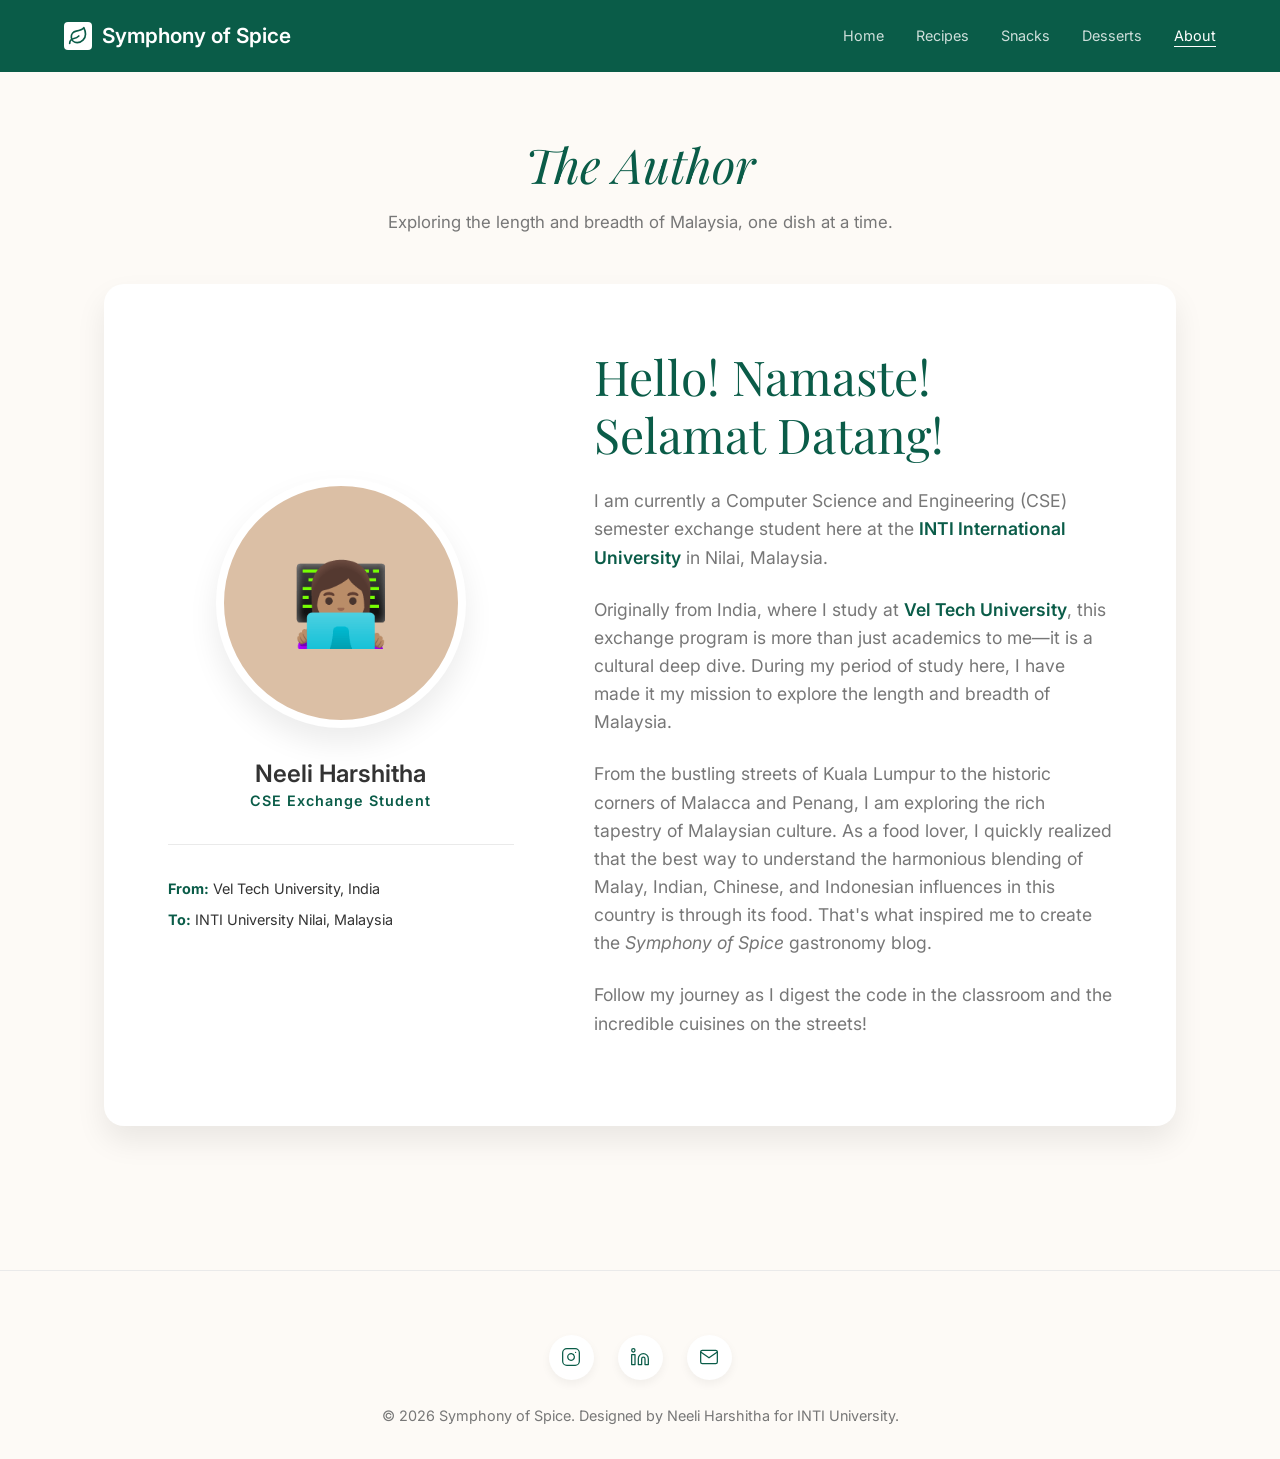
<file: about.html>
<!DOCTYPE html>
<html lang="en">
<head>
    <meta charset="UTF-8">
    <meta name="viewport" content="width=device-width, initial-scale=1.0">
    <title>About Me | Neeli Harshitha</title>
    <!-- Google tag (gtag.js) -->
<script async src="https://www.googletagmanager.com/gtag/js?id=G-9ED3TVH1BW"></script>
<script>
  window.dataLayer = window.dataLayer || [];
  function gtag(){dataLayer.push(arguments);}
  gtag('js', new Date());

  gtag('config', 'G-9ED3TVH1BW');
</script>
    <meta name="description" content="About Neeli Harshitha, a semester exchange CSE student at INTI University Malaysia from Vel Tech University India.">
    <link rel="stylesheet" href="styles.css">
    <style>
        .page-header {
            background: var(--bg-color);
            padding: 4rem 5% 0;
            text-align: center;
        }
    </style>
</head>
<body>

    <!-- Header Navigation -->
    <header>
        <a href="index.html" class="logo">
            <svg xmlns="http://www.w3.org/2000/svg" width="28" height="28" viewBox="0 0 24 24" fill="none" stroke="currentColor" stroke-width="2" stroke-linecap="round" stroke-linejoin="round" style="background: white; color: var(--accent-dark-green); padding: 4px; border-radius: 4px;"><path d="M11 20A7 7 0 0 1 9.8 6.1C15.5 5 17 4.48 19 2c1 2 2 4.18 2 8 0 5.5-4.78 10-10 10Z"></path><path d="M2 21c0-3 1.85-5.36 5.08-6C9.5 14.52 12 13 13 12"></path></svg>
            Symphony of Spice
        </a>
        <nav>
            <ul class="nav-links">
                <li><a href="index.html">Home</a></li>
                <li><a href="recipes.html">Recipes</a></li>
                <li><a href="snacks.html">Snacks</a></li>
                <li><a href="desserts.html">Desserts</a></li>
                <li><a href="about.html" class="active">About</a></li>
            </ul>
        </nav>
    </header>

    <div class="page-header">
        <h2 class="section-title" style="font-style: italic;">The Author</h2>
        <p class="section-subtitle">Exploring the length and breadth of Malaysia, one dish at a time.</p>
    </div>

    <main style="padding-top: 3rem;">
        <div class="about-layout">
            <!-- Profile Card -->
            <div class="profile-col">
                <div class="profile-pic">👩🏽‍💻</div>
                <h3 style="font-family: 'Inter', sans-serif; font-weight: 600; font-size: 1.5rem; color: var(--text-primary);">Neeli Harshitha</h3>
                <div style="color: var(--accent-dark-green); font-weight: 600; font-size: 0.9rem; letter-spacing: 1px; margin-bottom: 1rem;">CSE Exchange Student</div>
                
                <div style="margin-top: 2rem; padding-top: 2rem; border-top: 1px solid var(--border-color); font-size: 0.9rem; text-align: left;">
                    <p style="margin-bottom: 0.5rem;"><strong style="color: var(--accent-dark-green)">From:</strong> Vel Tech University, India</p>
                    <p><strong style="color: var(--accent-dark-green)">To:</strong> INTI University Nilai, Malaysia</p>
                </div>
            </div>

            <!-- About Text -->
            <div class="content-col">
                <h2>Hello! Namaste! Selamat Datang!</h2>
                
                <p>I am currently a Computer Science and Engineering (CSE) semester exchange student here at the <span style="color: var(--accent-dark-green); font-weight: 600;">INTI International University</span> in Nilai, Malaysia.</p>
                
                <p>Originally from India, where I study at <span style="color: var(--accent-dark-green); font-weight: 600;">Vel Tech University</span>, this exchange program is more than just academics to me—it is a cultural deep dive. During my period of study here, I have made it my mission to explore the length and breadth of Malaysia.</p>
                
                <p>From the bustling streets of Kuala Lumpur to the historic corners of Malacca and Penang, I am exploring the rich tapestry of Malaysian culture. As a food lover, I quickly realized that the best way to understand the harmonious blending of Malay, Indian, Chinese, and Indonesian influences in this country is through its food. That's what inspired me to create the <em>Symphony of Spice</em> gastronomy blog.</p>
                
                <p>Follow my journey as I digest the code in the classroom and the incredible cuisines on the streets!</p>
            </div>
        </div>
    </main>

    <!-- Footer -->
    <footer>
        <div class="social">
            <a href="https://instagram.com" target="_blank" title="Instagram">
                <svg xmlns="http://www.w3.org/2000/svg" viewBox="0 0 24 24" fill="none" stroke="currentColor" stroke-width="1.5" stroke-linecap="round" stroke-linejoin="round"><rect x="2" y="2" width="20" height="20" rx="5" ry="5"></rect><path d="M16 11.37A4 4 0 1 1 12.63 8 4 4 0 0 1 16 11.37z"></path><line x1="17.5" y1="6.5" x2="17.51" y2="6.5"></line></svg>
            </a>
            <a href="https://linkedin.com" target="_blank" title="LinkedIn">
                <svg xmlns="http://www.w3.org/2000/svg" viewBox="0 0 24 24" fill="none" stroke="currentColor" stroke-width="1.5" stroke-linecap="round" stroke-linejoin="round"><path d="M16 8a6 6 0 0 1 6 6v7h-4v-7a2 2 0 0 0-2-2 2 2 0 0 0-2 2v7h-4v-7a6 6 0 0 1 6-6z"></path><rect x="2" y="9" width="4" height="12"></rect><circle cx="4" cy="4" r="2"></circle></svg>
            </a>
            <a href="mailto:neeli.harshitha@example.com" title="Email">
                <svg xmlns="http://www.w3.org/2000/svg" viewBox="0 0 24 24" fill="none" stroke="currentColor" stroke-width="1.5" stroke-linecap="round" stroke-linejoin="round"><path d="M4 4h16c1.1 0 2 .9 2 2v12c0 1.1-.9 2-2 2H4c-1.1 0-2-.9-2-2V6c0-1.1.9-2 2-2z"></path><polyline points="22,6 12,13 2,6"></polyline></svg>
            </a>
        </div>
        <p class="footer-text">&copy; 2026 Symphony of Spice. Designed by Neeli Harshitha for INTI University.</p>
    </footer>

    <!-- Scripts -->
    <script src="main.js"></script>
</body>
</html>
</file>
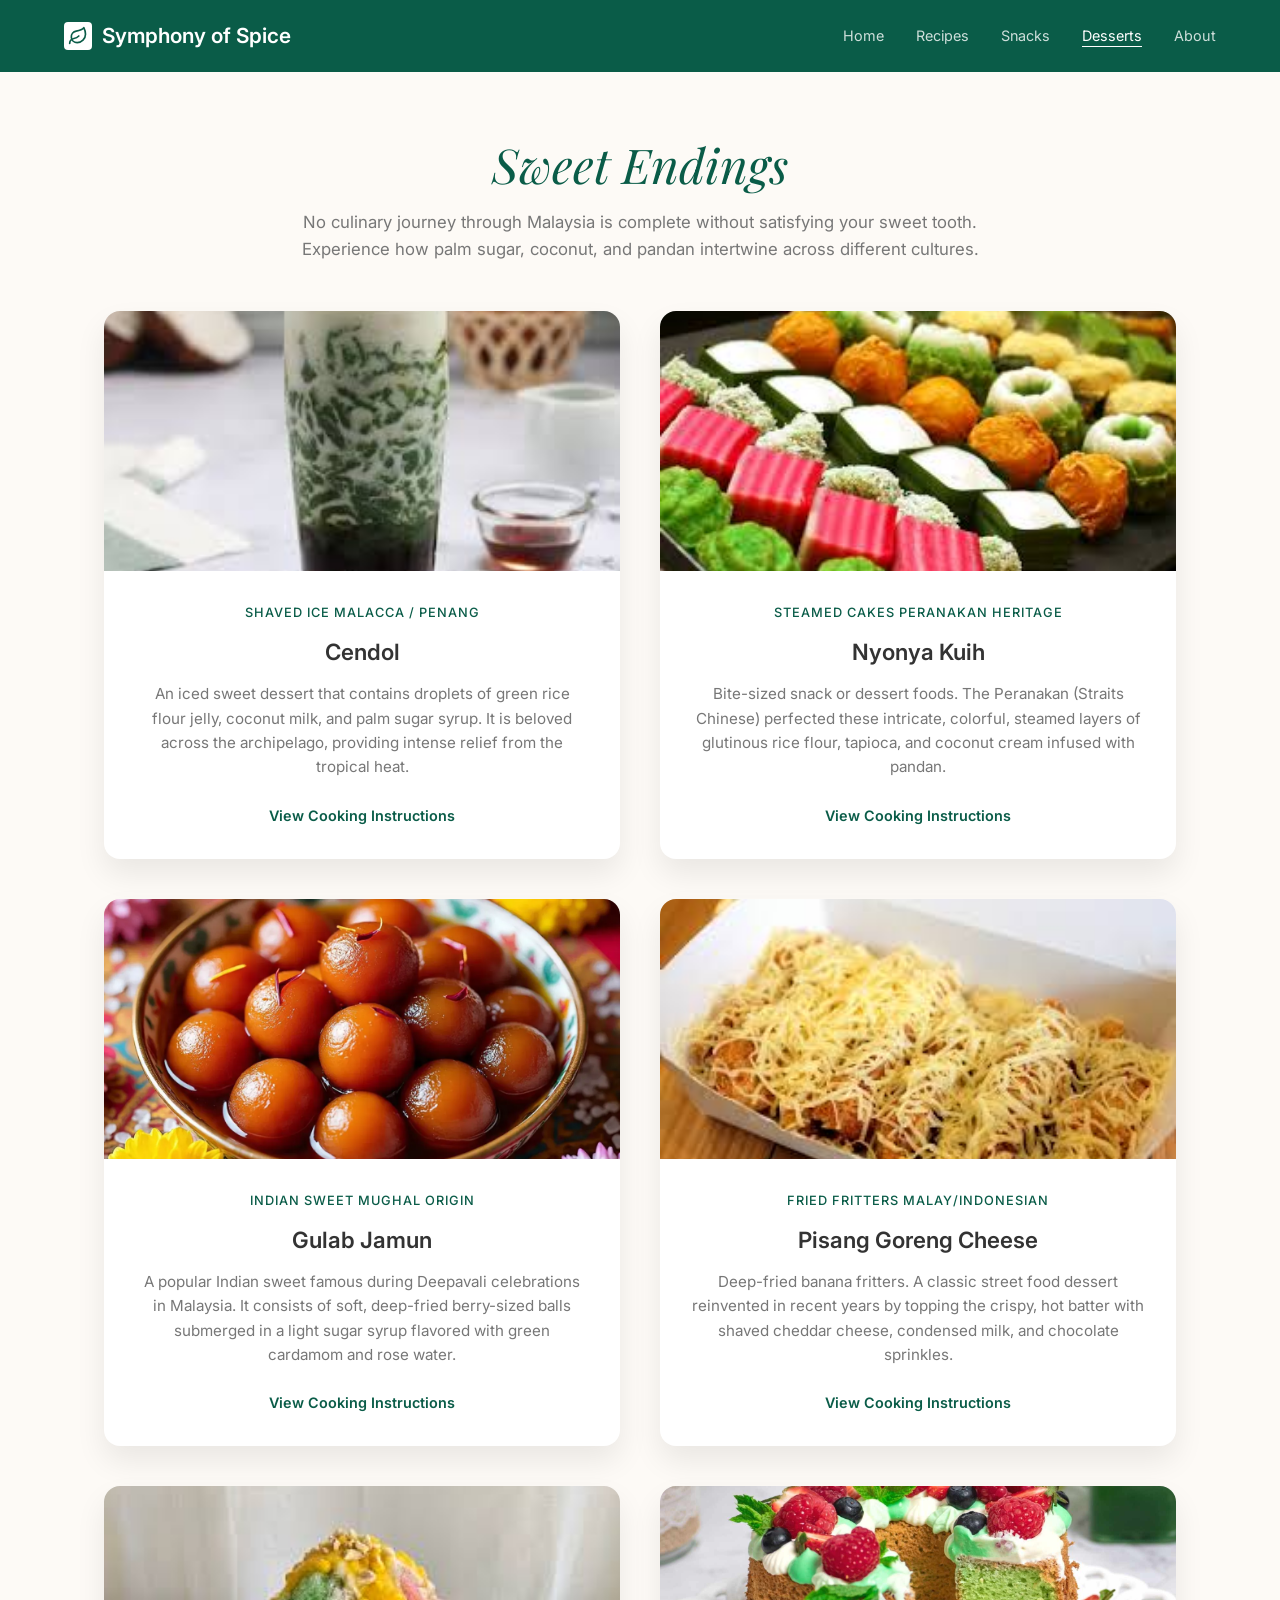
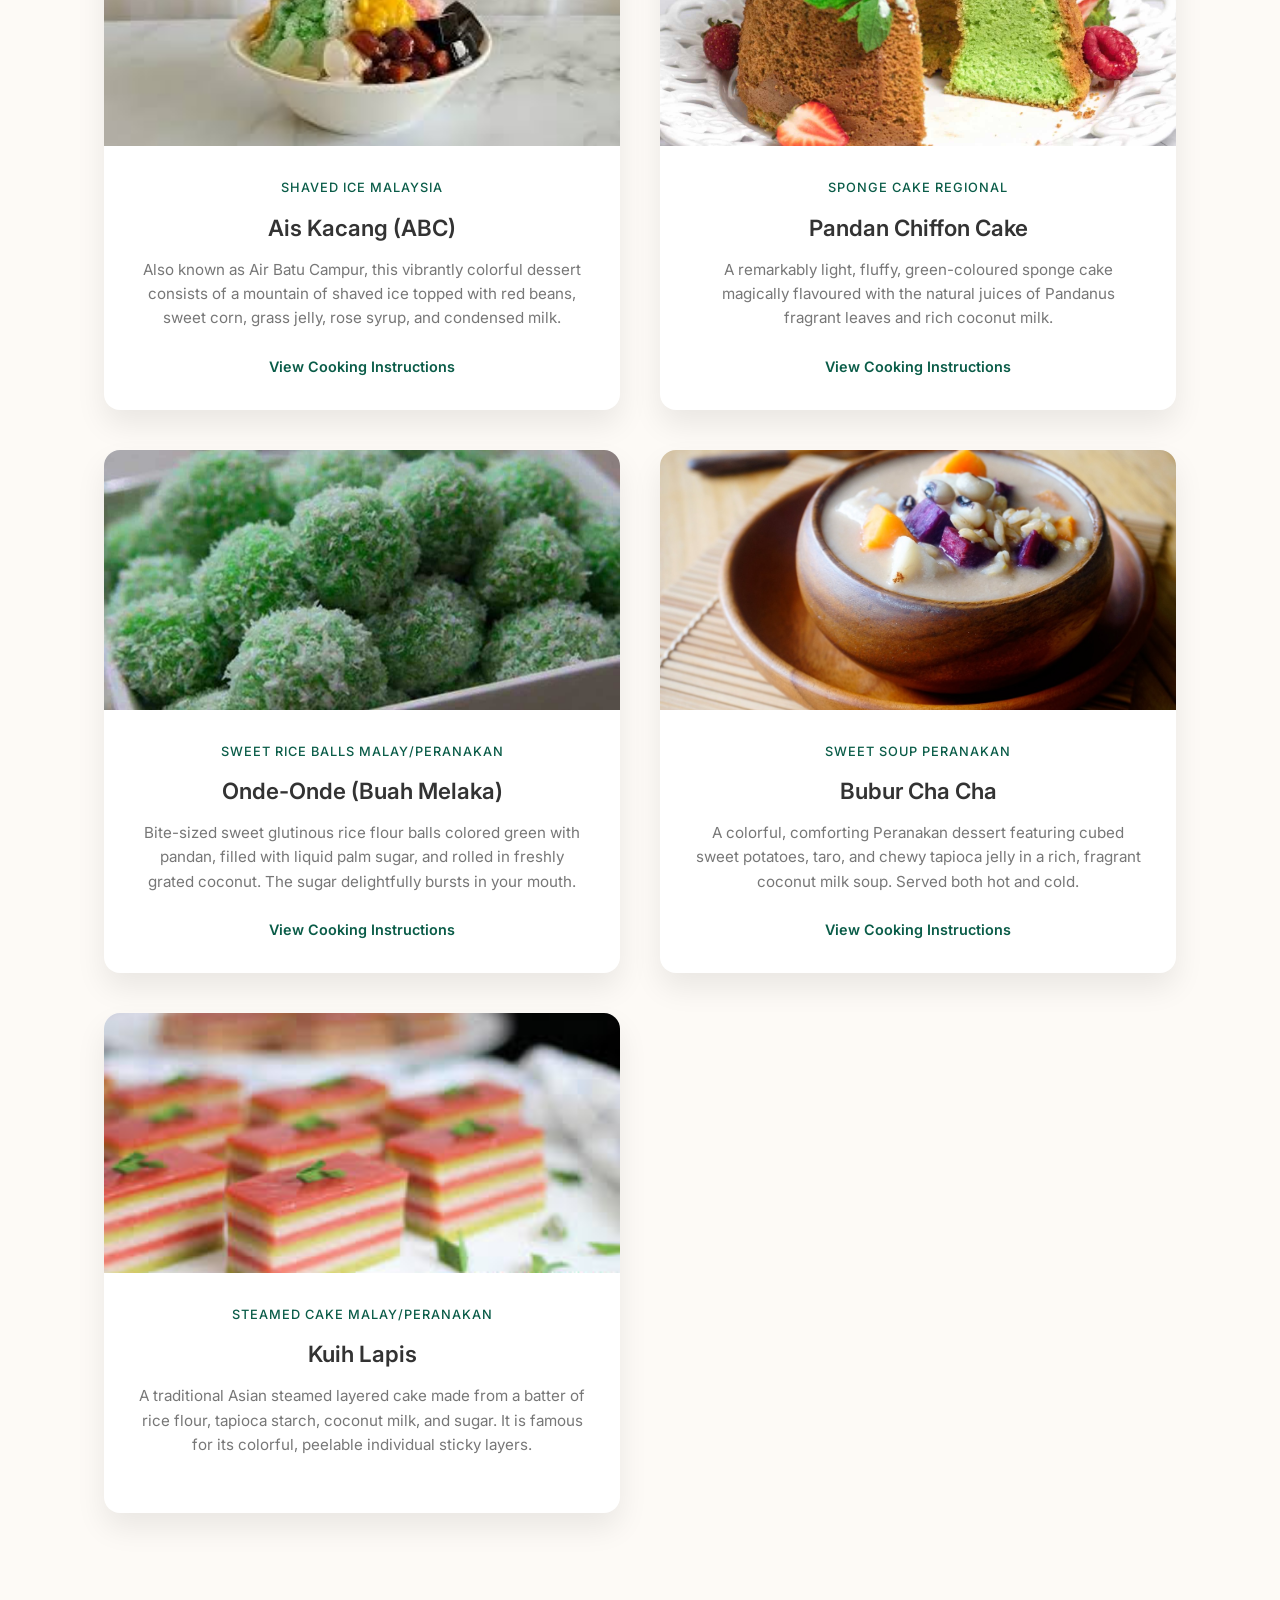
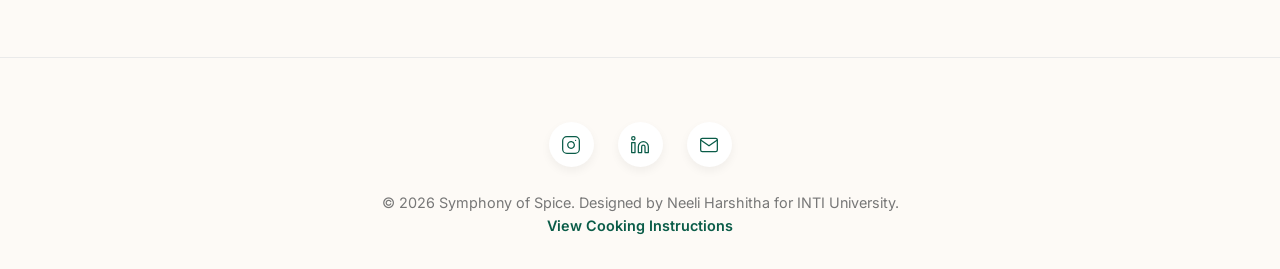
<file: desserts.html>
<!DOCTYPE html>
<html lang="en">
<head>
    <meta charset="UTF-8">
    <meta name="viewport" content="width=device-width, initial-scale=1.0">
    <title>Desserts | Symphony of Spice</title>
    <!-- Google tag (gtag.js) -->
<script async src="https://www.googletagmanager.com/gtag/js?id=G-9ED3TVH1BW"></script>
<script>
  window.dataLayer = window.dataLayer || [];
  function gtag(){dataLayer.push(arguments);}
  gtag('js', new Date());

  gtag('config', 'G-9ED3TVH1BW');
</script>
    <meta name="description" content="Explore famous Malaysian desserts such as Cendol, Ais Kacang, Kuih, and Gulab Jamun.">
    <link rel="stylesheet" href="styles.css">
    <style>
        .page-header {
            background: var(--bg-color);
            padding: 4rem 5% 0;
            text-align: center;
        }
    </style>
</head>
<body>

    <!-- Header Navigation -->
    <header>
        <a href="index.html" class="logo">
            <svg xmlns="http://www.w3.org/2000/svg" width="28" height="28" viewBox="0 0 24 24" fill="none" stroke="currentColor" stroke-width="2" stroke-linecap="round" stroke-linejoin="round" style="background: white; color: var(--accent-dark-green); padding: 4px; border-radius: 4px;"><path d="M11 20A7 7 0 0 1 9.8 6.1C15.5 5 17 4.48 19 2c1 2 2 4.18 2 8 0 5.5-4.78 10-10 10Z"></path><path d="M2 21c0-3 1.85-5.36 5.08-6C9.5 14.52 12 13 13 12"></path></svg>
            Symphony of Spice
        </a>
        <nav>
            <ul class="nav-links">
                <li><a href="index.html">Home</a></li>
                <li><a href="recipes.html">Recipes</a></li>
                <li><a href="snacks.html">Snacks</a></li>
                <li><a href="desserts.html" class="active">Desserts</a></li>
                <li><a href="about.html">About</a></li>
            </ul>
        </nav>
    </header>

    <div class="page-header">
        <h2 class="section-title" style="font-style: italic;">Sweet Endings</h2>
        <p class="section-subtitle">No culinary journey through Malaysia is complete without satisfying your sweet tooth. Experience how palm sugar, coconut, and pandan intertwine across different cultures.</p>
    </div>

    <main style="padding-top: 3rem;">
        <div class="blog-grid">
            <!-- Dessert 1: Cendol -->
            <article class="blog-card">
                <img src="images/Cendol.jpg" alt="Iced Dessert" class="card-img">
                <div class="card-content">
                    <div class="card-meta">
                        <span>Shaved Ice</span>
                        <span class="origin">Malacca / Penang</span>
                    </div>
                    <h3 class="card-title">Cendol</h3>
                    <p class="card-excerpt">An iced sweet dessert that contains droplets of green rice flour jelly, coconut milk, and palm sugar syrup. It is beloved across the archipelago, providing intense relief from the tropical heat.</p>
                    <a href="#" class="read-more read-more-btn">View Cooking Instructions</a>
                    
                    <div class="recipe-details">
                        <h4>Ingredients:</h4>
                        <ul>
                            <li>Local spices</li>
                            <li>Fresh ingredients</li>
                        </ul>
                        <h4>How to Cook:</h4>
                        <ol>
                            <li>Prepare the ingredients.</li>
                            <li>Cook with traditional techniques.</li>
                            <li>Serve hot and enjoy!</li>
                        </ol>
                    </div>
                </div>
            </article>

            <!-- Dessert 2: Kuih Muih -->
            <article class="blog-card ">
                <img src="images/Nyonya Kuih.jpg" alt="Kuih - colorful cakes" class="card-img">
                <div class="card-content">
                    <div class="card-meta">
                        <span >Steamed Cakes</span>
                        <span class="origin" >Peranakan Heritage</span>
                    </div>
                    <h3 class="card-title">Nyonya Kuih</h3>
                    <p class="card-excerpt">Bite-sized snack or dessert foods. The Peranakan (Straits Chinese) perfected these intricate, colorful, steamed layers of glutinous rice flour, tapioca, and coconut cream infused with pandan.</p>
                    <a href="#" class="read-more read-more-btn">View Cooking Instructions</a>
                    
                    <div class="recipe-details">
                        <h4>Ingredients:</h4>
                        <ul>
                            <li>Local spices</li>
                            <li>Fresh ingredients</li>
                        </ul>
                        <h4>How to Cook:</h4>
                        <ol>
                            <li>Prepare the ingredients.</li>
                            <li>Cook with traditional techniques.</li>
                            <li>Serve hot and enjoy!</li>
                        </ol>
                    </div>
                </div>
            </article>

            <!-- Dessert 3: Gulab Jamun -->
            <article class="blog-card">
                <img src="images/Gulab Jamun.webp" alt="Gulab Jamun" class="card-img">
                <div class="card-content">
                    <div class="card-meta">
                        <span>Indian Sweet</span>
                        <span class="origin">Mughal Origin</span>
                    </div>
                    <h3 class="card-title">Gulab Jamun</h3>
                    <p class="card-excerpt">A popular Indian sweet famous during Deepavali celebrations in Malaysia. It consists of soft, deep-fried berry-sized balls submerged in a light sugar syrup flavored with green cardamom and rose water.</p>
                    <a href="#" class="read-more read-more-btn">View Cooking Instructions</a>
                    
                    <div class="recipe-details">
                        <h4>Ingredients:</h4>
                        <ul>
                            <li>Local spices</li>
                            <li>Fresh ingredients</li>
                        </ul>
                        <h4>How to Cook:</h4>
                        <ol>
                            <li>Prepare the ingredients.</li>
                            <li>Cook with traditional techniques.</li>
                            <li>Serve hot and enjoy!</li>
                        </ol>
                    </div>
                </div>
            </article>
            
            <!-- Dessert 4: Pisang Goreng -->
            <article class="blog-card">
                <img src="images/Pisang Goreng Cheese.jpg" alt="Fried Bananas" class="card-img">
                <div class="card-content">
                    <div class="card-meta">
                        <span>Fried Fritters</span>
                        <span class="origin">Malay/Indonesian</span>
                    </div>
                    <h3 class="card-title">Pisang Goreng Cheese</h3>
                    <p class="card-excerpt">Deep-fried banana fritters. A classic street food dessert reinvented in recent years by topping the crispy, hot batter with shaved cheddar cheese, condensed milk, and chocolate sprinkles.</p>
                    <a href="#" class="read-more read-more-btn">View Cooking Instructions</a>
                    
                    <div class="recipe-details">
                        <h4>Ingredients:</h4>
                        <ul>
                            <li>Local spices</li>
                            <li>Fresh ingredients</li>
                        </ul>
                        <h4>How to Cook:</h4>
                        <ol>
                            <li>Prepare the ingredients.</li>
                            <li>Cook with traditional techniques.</li>
                            <li>Serve hot and enjoy!</li>
                        </ol>
                    </div>
                </div>
            </article>
        <!-- Expanded Desserts -->
            <!-- Dessert 5: Ais Kacang -->
            <article class="blog-card">
                <img src="images/Ais Kacang (ABC).jpg" alt="Ais Kacang" class="card-img">
                <div class="card-content">
                    <div class="card-meta">
                        <span>Shaved Ice</span>
                        <span class="origin">Malaysia</span>
                    </div>
                    <h3 class="card-title">Ais Kacang (ABC)</h3>
                    <p class="card-excerpt">Also known as Air Batu Campur, this vibrantly colorful dessert consists of a mountain of shaved ice topped with red beans, sweet corn, grass jelly, rose syrup, and condensed milk.</p>
                    <a href="#" class="read-more read-more-btn">View Cooking Instructions</a>
                    
                    <div class="recipe-details">
                        <h4>Ingredients:</h4>
                        <ul>
                            <li>Local spices</li>
                            <li>Fresh ingredients</li>
                        </ul>
                        <h4>How to Cook:</h4>
                        <ol>
                            <li>Prepare the ingredients.</li>
                            <li>Cook with traditional techniques.</li>
                            <li>Serve hot and enjoy!</li>
                        </ol>
                    </div>
                </div>
            </article>

            <!-- Dessert 6: Pandan Cake -->
            <article class="blog-card ">
                <img src="images/Pandan Chiffon Cake.jpg" alt="Pandan Cake" class="card-img">
                <div class="card-content">
                    <div class="card-meta">
                        <span >Sponge Cake</span>
                        <span class="origin" >Regional</span>
                    </div>
                    <h3 class="card-title">Pandan Chiffon Cake</h3>
                    <p class="card-excerpt">A remarkably light, fluffy, green-coloured sponge cake magically flavoured with the natural juices of Pandanus fragrant leaves and rich coconut milk.</p>
                    <a href="#" class="read-more read-more-btn">View Cooking Instructions</a>
                    
                    <div class="recipe-details">
                        <h4>Ingredients:</h4>
                        <ul>
                            <li>Local spices</li>
                            <li>Fresh ingredients</li>
                        </ul>
                        <h4>How to Cook:</h4>
                        <ol>
                            <li>Prepare the ingredients.</li>
                            <li>Cook with traditional techniques.</li>
                            <li>Serve hot and enjoy!</li>
                        </ol>
                    </div>
                </div>
            </article>

            <!-- Dessert 7: Onde-Onde -->
            <article class="blog-card">
                <img src="images/Onde-Onde (Buah Melaka).jpg" alt="Onde-Onde" class="card-img">
                <div class="card-content">
                    <div class="card-meta">
                        <span>Sweet Rice Balls</span>
                        <span class="origin">Malay/Peranakan</span>
                    </div>
                    <h3 class="card-title">Onde-Onde (Buah Melaka)</h3>
                    <p class="card-excerpt">Bite-sized sweet glutinous rice flour balls colored green with pandan, filled with liquid palm sugar, and rolled in freshly grated coconut. The sugar delightfully bursts in your mouth.</p>
                    <a href="#" class="read-more read-more-btn">View Cooking Instructions</a>
                    
                    <div class="recipe-details">
                        <h4>Ingredients:</h4>
                        <ul>
                            <li>Local spices</li>
                            <li>Fresh ingredients</li>
                        </ul>
                        <h4>How to Cook:</h4>
                        <ol>
                            <li>Prepare the ingredients.</li>
                            <li>Cook with traditional techniques.</li>
                            <li>Serve hot and enjoy!</li>
                        </ol>
                    </div>
                </div>
            </article>
            
            <!-- Dessert 8: Bubur Cha Cha -->
            <article class="blog-card ">
                <img src="images/Bubur Cha Cha.jpg" alt="Bubur Cha Cha" class="card-img">
                <div class="card-content">
                    <div class="card-meta">
                        <span >Sweet Soup</span>
                        <span class="origin" >Peranakan</span>
                    </div>
                    <h3 class="card-title">Bubur Cha Cha</h3>
                    <p class="card-excerpt">A colorful, comforting Peranakan dessert featuring cubed sweet potatoes, taro, and chewy tapioca jelly in a rich, fragrant coconut milk soup. Served both hot and cold.</p>
                    <a href="#" class="read-more read-more-btn">View Cooking Instructions</a>
                    
                    <div class="recipe-details">
                        <h4>Ingredients:</h4>
                        <ul>
                            <li>Local spices</li>
                            <li>Fresh ingredients</li>
                        </ul>
                        <h4>How to Cook:</h4>
                        <ol>
                            <li>Prepare the ingredients.</li>
                            <li>Cook with traditional techniques.</li>
                            <li>Serve hot and enjoy!</li>
                        </ol>
                    </div>
                </div>
            </article>

            <!-- Dessert 9: Kuih Lapis -->
            <article class="blog-card">
                <img src="images/Kuih Lapis.jpg" alt="Kuih Lapis" class="card-img">
                <div class="card-content">
                    <div class="card-meta">
                        <span>Steamed Cake</span>
                        <span class="origin">Malay/Peranakan</span>
                    </div>
                    <h3 class="card-title">Kuih Lapis</h3>
                    <p class="card-excerpt">A traditional Asian steamed layered cake made from a batter of rice flour, tapioca starch, coconut milk, and sugar. It is famous for its colorful, peelable individual sticky layers.</p>
                </div>
            </article>
        </div>
    </main>

    <!-- Footer -->
    <footer>
        <div class="social">
            <a href="https://instagram.com" target="_blank" title="Instagram">
                <svg xmlns="http://www.w3.org/2000/svg" viewBox="0 0 24 24" fill="none" stroke="currentColor" stroke-width="1.5" stroke-linecap="round" stroke-linejoin="round"><rect x="2" y="2" width="20" height="20" rx="5" ry="5"></rect><path d="M16 11.37A4 4 0 1 1 12.63 8 4 4 0 0 1 16 11.37z"></path><line x1="17.5" y1="6.5" x2="17.51" y2="6.5"></line></svg>
            </a>
            <a href="https://linkedin.com" target="_blank" title="LinkedIn">
                <svg xmlns="http://www.w3.org/2000/svg" viewBox="0 0 24 24" fill="none" stroke="currentColor" stroke-width="1.5" stroke-linecap="round" stroke-linejoin="round"><path d="M16 8a6 6 0 0 1 6 6v7h-4v-7a2 2 0 0 0-2-2 2 2 0 0 0-2 2v7h-4v-7a6 6 0 0 1 6-6z"></path><rect x="2" y="9" width="4" height="12"></rect><circle cx="4" cy="4" r="2"></circle></svg>
            </a>
            <a href="mailto:neeli.harshitha@example.com" title="Email">
                <svg xmlns="http://www.w3.org/2000/svg" viewBox="0 0 24 24" fill="none" stroke="currentColor" stroke-width="1.5" stroke-linecap="round" stroke-linejoin="round"><path d="M4 4h16c1.1 0 2 .9 2 2v12c0 1.1-.9 2-2 2H4c-1.1 0-2-.9-2-2V6c0-1.1.9-2 2-2z"></path><polyline points="22,6 12,13 2,6"></polyline></svg>
            </a>
        </div>
        <p class="footer-text">&copy; 2026 Symphony of Spice. Designed by Neeli Harshitha for INTI University.</p>
                    <a href="#" class="read-more read-more-btn">View Cooking Instructions</a>
                    
                    <div class="recipe-details">
                        <h4>Ingredients:</h4>
                        <ul>
                            <li>Local spices</li>
                            <li>Fresh ingredients</li>
                        </ul>
                        <h4>How to Cook:</h4>
                        <ol>
                            <li>Prepare the ingredients.</li>
                            <li>Cook with traditional techniques.</li>
                            <li>Serve hot and enjoy!</li>
                        </ol>
                    </div>
    </footer>

    <!-- Scripts -->
    <script src="main.js"></script>
</body>
</html>
</file>
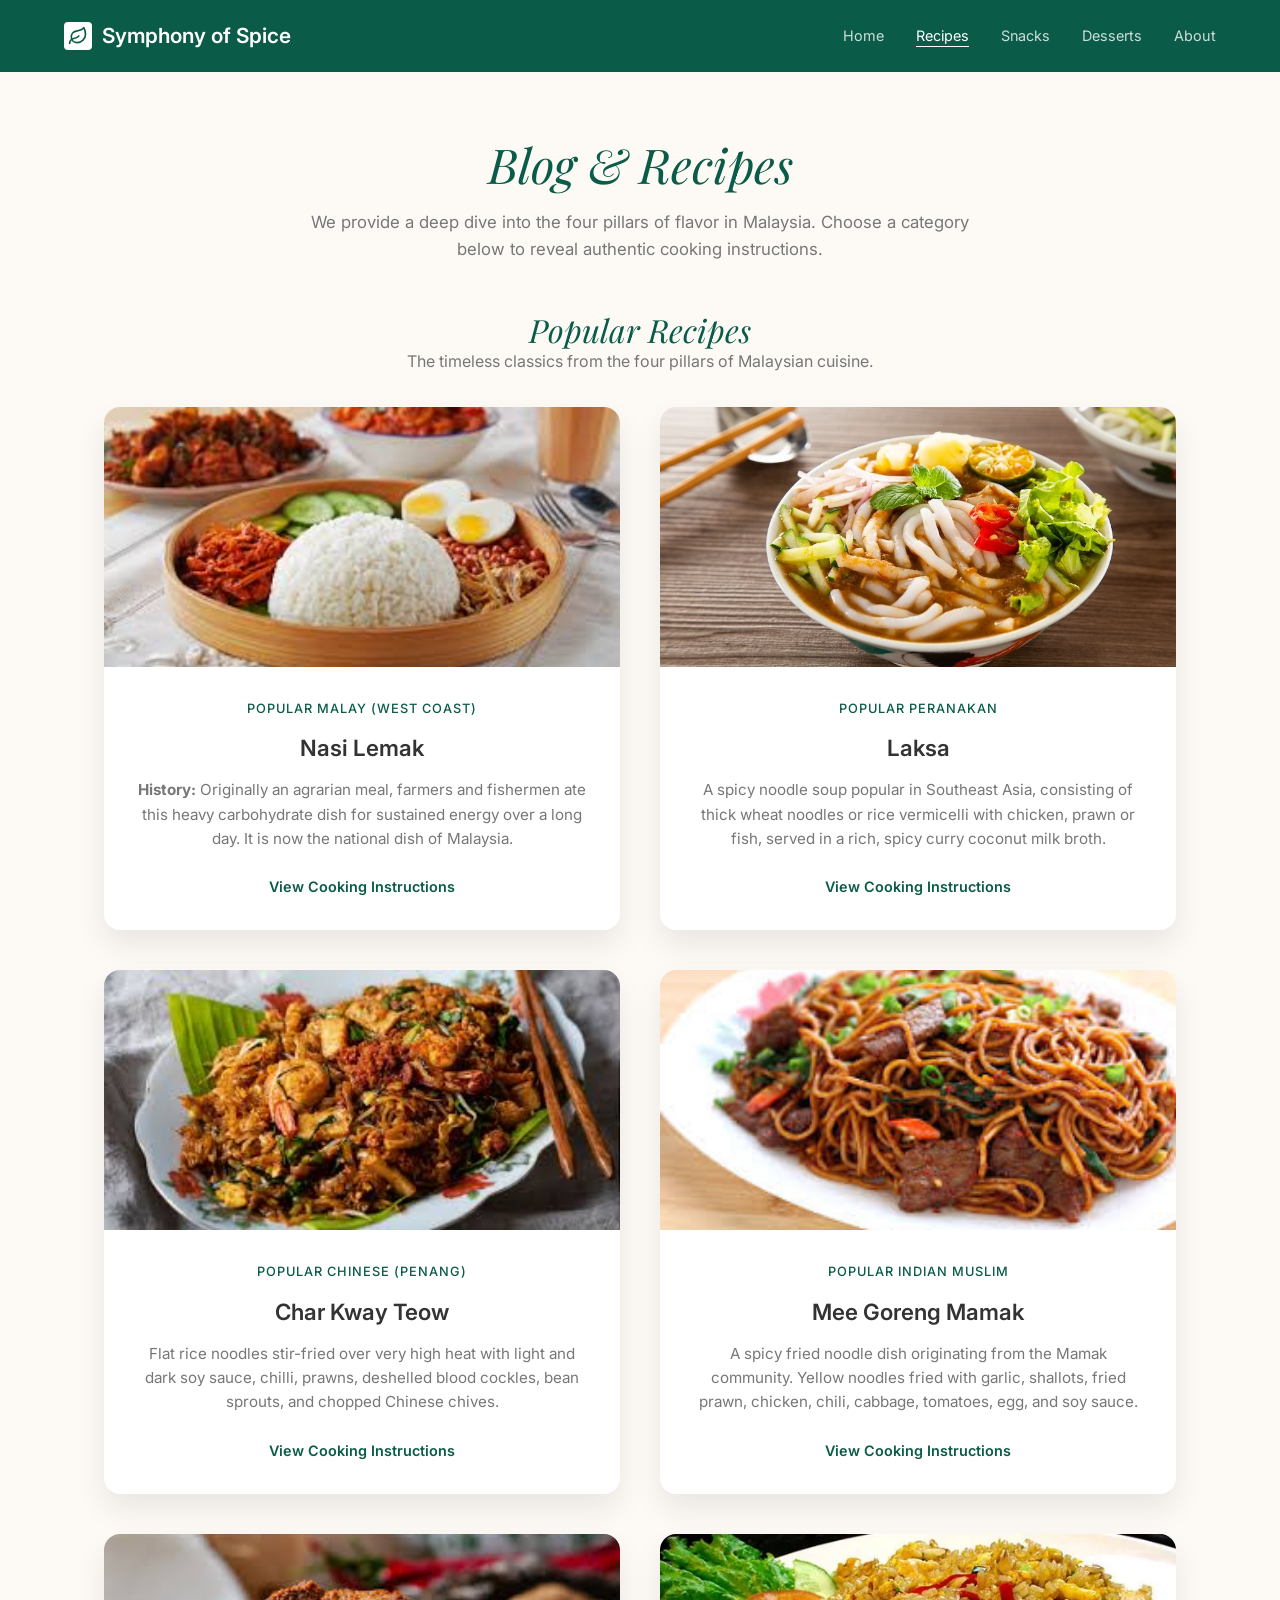
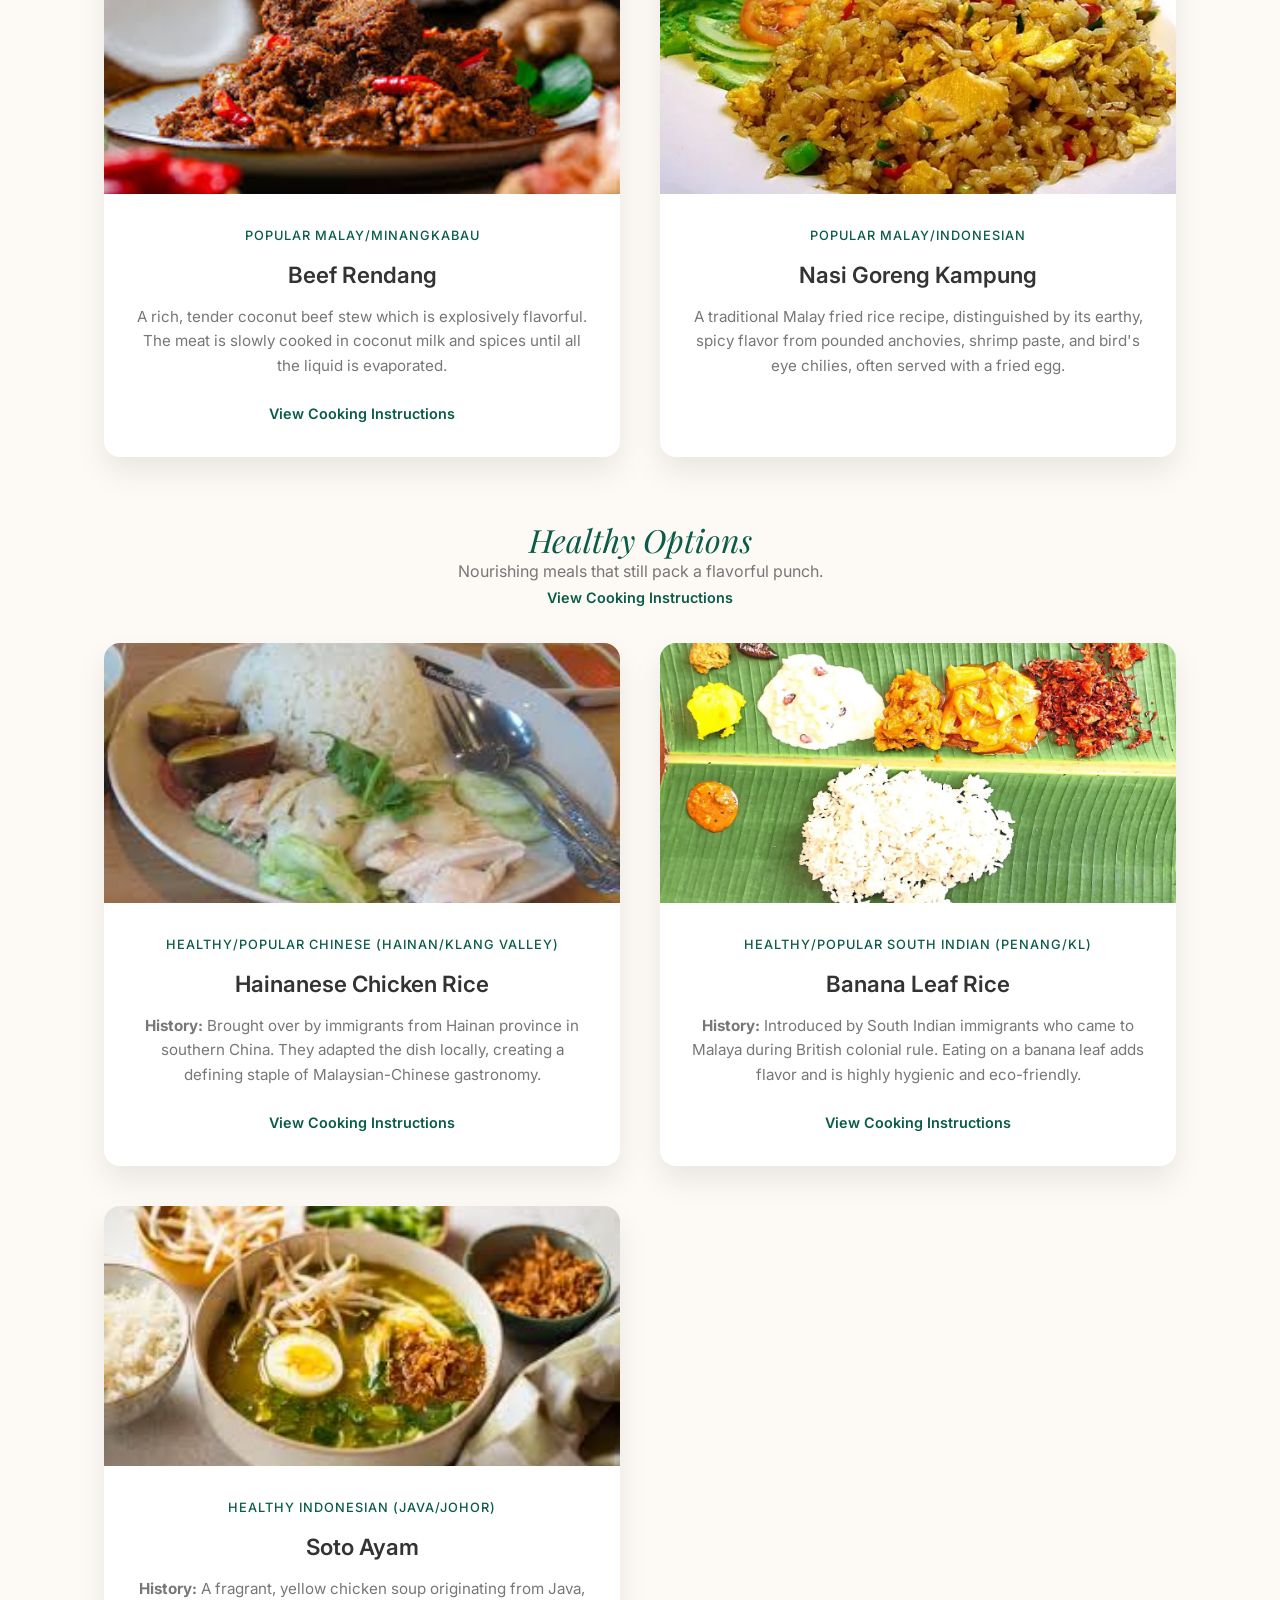
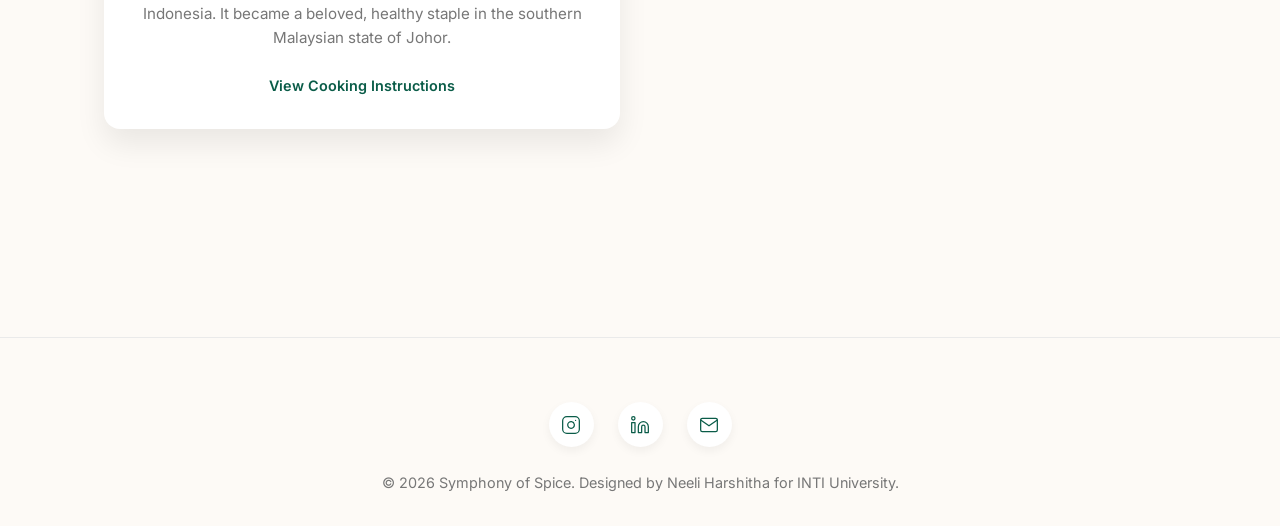
<file: recipes.html>
<!DOCTYPE html>
<html lang="en">
<head>
    <meta charset="UTF-8">
    <meta name="viewport" content="width=device-width, initial-scale=1.0">
    <title>Authentic Recipes | Symphony of Spice</title>
    <!-- Google tag (gtag.js) -->
<script async src="https://www.googletagmanager.com/gtag/js?id=G-9ED3TVH1BW"></script>
<script>
  window.dataLayer = window.dataLayer || [];
  function gtag(){dataLayer.push(arguments);}
  gtag('js', new Date());

  gtag('config', 'G-9ED3TVH1BW');
</script>
    <meta name="description" content="Discover popular and healthy recipes from Malay, Indian, Chinese, and Indonesian cuisines. Learn to cook traditional Malaysian food.">
    <link rel="stylesheet" href="styles.css">
    <style>
        .page-header {
            background: var(--bg-color);
            padding: 4rem 5% 0;
            text-align: center;
        }
    </style>
</head>
<body>

    <!-- Header Navigation -->
    <header>
        <a href="index.html" class="logo">
            <svg xmlns="http://www.w3.org/2000/svg" width="28" height="28" viewBox="0 0 24 24" fill="none" stroke="currentColor" stroke-width="2" stroke-linecap="round" stroke-linejoin="round" style="background: white; color: var(--accent-dark-green); padding: 4px; border-radius: 4px;"><path d="M11 20A7 7 0 0 1 9.8 6.1C15.5 5 17 4.48 19 2c1 2 2 4.18 2 8 0 5.5-4.78 10-10 10Z"></path><path d="M2 21c0-3 1.85-5.36 5.08-6C9.5 14.52 12 13 13 12"></path></svg>
            Symphony of Spice
        </a>
        <nav>
            <ul class="nav-links">
                <li><a href="index.html">Home</a></li>
                <li><a href="recipes.html" class="active">Recipes</a></li>
                <li><a href="snacks.html">Snacks</a></li>
                <li><a href="desserts.html">Desserts</a></li>
                <li><a href="about.html">About</a></li>
            </ul>
        </nav>
    </header>

    <div class="page-header">
        <h2 class="section-title" style="font-style: italic;">Blog & Recipes</h2>
        <p class="section-subtitle">We provide a deep dive into the four pillars of flavor in Malaysia. Choose a category below to reveal authentic cooking instructions.</p>
    </div>

    <main style="padding-top: 3rem;">
        
        <!-- Popular Recipes Header -->
        <div style="text-align: center; margin-bottom: 2rem;">
            <h3 style="color: var(--accent-dark-green); font-style: italic; font-size: 2rem;">Popular Recipes</h3>
            <p style="color: var(--text-secondary);">The timeless classics from the four pillars of Malaysian cuisine.</p>
        </div>

        <div class="blog-grid" id="recipeContainer">
            
            <!-- Recipe 1: Nasi Lemak (Popular) -->
            <article class="blog-card recipe-item popular">
                <img src="images/nasilemak1.jpg" alt="Nasi Lemak" class="card-img">
                <div class="card-content">
                    <div class="card-meta">
                        <span>Popular</span>
                        <span class="origin">Malay (West Coast)</span>
                    </div>
                    <h3 class="card-title">Nasi Lemak</h3>
                    <p class="card-excerpt"><strong>History:</strong> Originally an agrarian meal, farmers and fishermen ate this heavy carbohydrate dish for sustained energy over a long day. It is now the national dish of Malaysia.</p>
                    <a href="#" class="read-more read-more-btn">View Cooking Instructions</a>
                    
                    <div class="recipe-details">
                        <h4>Ingredients:</h4>
                        <ul>
                            <li>2 cups Basmati Rice</li>
                            <li>1 cup Coconut Milk & 1 Pandan Leaf</li>
                            <li>For Sambal: Dried chilies, belacan (shrimp paste), onions, garlic, tamarind, sugar.</li>
                            <li>Garnish: Fried anchovies (ikan bilis), peanuts, cucumber, hard-boiled egg.</li>
                        </ul>
                        <h4>How to Cook:</h4>
                        <ol>
                            <li>Wash rice and cook with coconut milk, water, and pandan leaf in a rice cooker.</li>
                            <li>Blend sambal ingredients and sauté in oil until fragrant and oil separates. Add tamarind juice, sugar, and salt.</li>
                            <li>Fry anchovies and peanuts until crunchy.</li>
                            <li>Serve rice hot accompanied by sambal and garnishes.</li>
                        </ol>
                    </div>
                </div>
            </article>

        <!-- Expanded popular recipes continue here -->
            <!-- Recipe 5: Laksa -->
            <article class="blog-card recipe-item popular">
                <img src="images/asam-laksa-recipe-1.jpg" alt="Laksa" class="card-img">
                <div class="card-content">
                    <div class="card-meta">
                        <span>Popular</span>
                        <span class="origin">Peranakan</span>
                    </div>
                    <h3 class="card-title">Laksa</h3>
                    <p class="card-excerpt">A spicy noodle soup popular in Southeast Asia, consisting of thick wheat noodles or rice vermicelli with chicken, prawn or fish, served in a rich, spicy curry coconut milk broth.</p>
                    <a href="#" class="read-more read-more-btn">View Cooking Instructions</a>
                    
                    <div class="recipe-details">
                        <h4>Ingredients:</h4>
                        <ul>
                            <li>Local spices</li>
                            <li>Fresh ingredients</li>
                        </ul>
                        <h4>How to Cook:</h4>
                        <ol>
                            <li>Prepare the ingredients.</li>
                            <li>Cook with traditional techniques.</li>
                            <li>Serve hot and enjoy!</li>
                        </ol>
                    </div>
                </div>
            </article>

            <!-- Recipe 6: Char Kway Teow -->
            <article class="blog-card recipe-item popular">
                <img src="images/char kuey tewo.jpg" alt="Char Kway Teow" class="card-img">
                <div class="card-content">
                    <div class="card-meta">
                        <span>Popular</span>
                        <span class="origin">Chinese (Penang)</span>
                    </div>
                    <h3 class="card-title">Char Kway Teow</h3>
                    <p class="card-excerpt">Flat rice noodles stir-fried over very high heat with light and dark soy sauce, chilli, prawns, deshelled blood cockles, bean sprouts, and chopped Chinese chives.</p>
                    <a href="#" class="read-more read-more-btn">View Cooking Instructions</a>
                    
                    <div class="recipe-details">
                        <h4>Ingredients:</h4>
                        <ul>
                            <li>Local spices</li>
                            <li>Fresh ingredients</li>
                        </ul>
                        <h4>How to Cook:</h4>
                        <ol>
                            <li>Prepare the ingredients.</li>
                            <li>Cook with traditional techniques.</li>
                            <li>Serve hot and enjoy!</li>
                        </ol>
                    </div>
                </div>
            </article>

            <!-- Recipe 7: Mee Goreng Mamak -->
            <article class="blog-card recipe-item popular">
                <img src="images/mee goreng.jpg" alt="Mee Goreng Mamak" class="card-img">
                <div class="card-content">
                    <div class="card-meta">
                        <span>Popular</span>
                        <span class="origin">Indian Muslim</span>
                    </div>
                    <h3 class="card-title">Mee Goreng Mamak</h3>
                    <p class="card-excerpt">A spicy fried noodle dish originating from the Mamak community. Yellow noodles fried with garlic, shallots, fried prawn, chicken, chili, cabbage, tomatoes, egg, and soy sauce.</p>
                    <a href="#" class="read-more read-more-btn">View Cooking Instructions</a>
                    
                    <div class="recipe-details">
                        <h4>Ingredients:</h4>
                        <ul>
                            <li>Local spices</li>
                            <li>Fresh ingredients</li>
                        </ul>
                        <h4>How to Cook:</h4>
                        <ol>
                            <li>Prepare the ingredients.</li>
                            <li>Cook with traditional techniques.</li>
                            <li>Serve hot and enjoy!</li>
                        </ol>
                    </div>
                </div>
            </article>

            <!-- Recipe 8: Rendang -->
            <article class="blog-card recipe-item popular">
                <img src="images/beef.jpg" alt="Rendang" class="card-img">
                <div class="card-content">
                    <div class="card-meta">
                        <span>Popular</span>
                        <span class="origin">Malay/Minangkabau</span>
                    </div>
                    <h3 class="card-title">Beef Rendang</h3>
                    <p class="card-excerpt">A rich, tender coconut beef stew which is explosively flavorful. The meat is slowly cooked in coconut milk and spices until all the liquid is evaporated.</p>
                    <a href="#" class="read-more read-more-btn">View Cooking Instructions</a>
                    
                    <div class="recipe-details">
                        <h4>Ingredients:</h4>
                        <ul>
                            <li>Local spices</li>
                            <li>Fresh ingredients</li>
                        </ul>
                        <h4>How to Cook:</h4>
                        <ol>
                            <li>Prepare the ingredients.</li>
                            <li>Cook with traditional techniques.</li>
                            <li>Serve hot and enjoy!</li>
                        </ol>
                    </div>
                </div>
            </article>

            <!-- Recipe 9: Nasi Goreng -->
            <article class="blog-card recipe-item popular">
                <img src="images/nasi goreng komeng.webp" alt="Nasi Goreng" class="card-img">
                <div class="card-content">
                    <div class="card-meta">
                        <span>Popular</span>
                        <span class="origin">Malay/Indonesian</span>
                    </div>
                    <h3 class="card-title">Nasi Goreng Kampung</h3>
                    <p class="card-excerpt">A traditional Malay fried rice recipe, distinguished by its earthy, spicy flavor from pounded anchovies, shrimp paste, and bird's eye chilies, often served with a fried egg.</p>
                </div>
            </article>
        </div>

        <!-- Healthy Recipes Header -->
        <div style="text-align: center; margin-top: 4rem; margin-bottom: 2rem;">
            <h3 style="color: var(--accent-dark-green); font-style: italic; font-size: 2rem;">Healthy Options</h3>
            <p style="color: var(--text-secondary);">Nourishing meals that still pack a flavorful punch.</p>
                    <a href="#" class="read-more read-more-btn">View Cooking Instructions</a>
                    
                    <div class="recipe-details">
                        <h4>Ingredients:</h4>
                        <ul>
                            <li>Local spices</li>
                            <li>Fresh ingredients</li>
                        </ul>
                        <h4>How to Cook:</h4>
                        <ol>
                            <li>Prepare the ingredients.</li>
                            <li>Cook with traditional techniques.</li>
                            <li>Serve hot and enjoy!</li>
                        </ol>
                    </div>
        </div>

        <div class="blog-grid" style="margin-bottom: 4rem;">
            <!-- Recipe 2: Hainanese Chicken Rice (Popular/Healthy) -->
            <article class="blog-card recipe-item popular healthy">
                <img src="images/hainanese chicken rice.jpg" alt="Hainanese Chicken Rice" class="card-img">
                <div class="card-content">
                    <div class="card-meta">
                        <span>Healthy/Popular</span>
                        <span class="origin">Chinese (Hainan/Klang Valley)</span>
                    </div>
                    <h3 class="card-title">Hainanese Chicken Rice</h3>
                    <p class="card-excerpt"><strong>History:</strong> Brought over by immigrants from Hainan province in southern China. They adapted the dish locally, creating a defining staple of Malaysian-Chinese gastronomy.</p>
                    <a href="#" class="read-more read-more-btn">View Cooking Instructions</a>
                    
                    <div class="recipe-details">
                        <h4>Ingredients:</h4>
                        <ul>
                            <li>1 whole free-range chicken</li>
                            <li>Ginger, garlic, spring onions</li>
                            <li>Jasmine rice (cooked in chicken fat/broth)</li>
                            <li>Ginger-garlic chili sauce</li>
                        </ul>
                        <h4>How to Cook:</h4>
                        <ol>
                            <li>Poach the chicken slowly in barely simmering water with ginger and spring onions until just cooked. Plunge into ice water.</li>
                            <li>Render chicken fat in a wok; fry garlic and uncooked rice, then transfer to a cooker using the poaching broth.</li>
                            <li>Chop chicken and serve with fragrant rice, cucumber, and chili drizzle.</li>
                        </ol>
                    </div>
                </div>
            </article>

            <!-- Recipe 3: Banana Leaf Rice (Popular/Healthy) -->
            <article class="blog-card recipe-item popular healthy">
                <img src="images/indian thali1.webp" alt="Banana Leaf Rice" class="card-img">
                <div class="card-content">
                    <div class="card-meta">
                        <span>Healthy/Popular</span>
                        <span class="origin">South Indian (Penang/KL)</span>
                    </div>
                    <h3 class="card-title">Banana Leaf Rice</h3>
                    <p class="card-excerpt"><strong>History:</strong> Introduced by South Indian immigrants who came to Malaya during British colonial rule. Eating on a banana leaf adds flavor and is highly hygienic and eco-friendly.</p>
                    <a href="#" class="read-more read-more-btn">View Cooking Instructions</a>
                    
                    <div class="recipe-details">
                        <h4>Ingredients:</h4>
                        <ul>
                            <li>White Rice</li>
                            <li>Assorted vegetables (Cabbage poriyal, snake gourd)</li>
                            <li>Dhal/Curry gravy (Sambar)</li>
                            <li>Papadam and pickles</li>
                        </ul>
                        <h4>How to Cook (Vegetable Poriyal):</h4>
                        <ol>
                            <li>Heat coconut oil. Add mustard seeds until they pop.</li>
                            <li>Add chopped onions, dried chilies, and curry leaves.</li>
                            <li>Toss in finely chopped cabbage and a pinch of turmeric. Stir fry until tender but still crunchy.</li>
                            <li>Finish with freshly grated coconut. Serve hot on a cleaned banana leaf.</li>
                        </ol>
                    </div>
                </div>
            </article>
            
            <!-- Recipe 4: Soto Ayam (Healthy) -->
            <article class="blog-card recipe-item healthy">
                <img src="images/soto ayam.jpg" alt="Soto Ayam" class="card-img">
                <div class="card-content">
                    <div class="card-meta">
                        <span>Healthy</span>
                        <span class="origin">Indonesian (Java/Johor)</span>
                    </div>
                    <h3 class="card-title">Soto Ayam</h3>
                    <p class="card-excerpt"><strong>History:</strong> A fragrant, yellow chicken soup originating from Java, Indonesia. It became a beloved, healthy staple in the southern Malaysian state of Johor.</p>
                    <a href="#" class="read-more read-more-btn">View Cooking Instructions</a>
                    
                    <div class="recipe-details">
                        <h4>Ingredients:</h4>
                        <ul>
                            <li>Shredded boiled chicken breast</li>
                            <li>Rice vermicelli (Bihun) or compressed rice (Nasi Impit)</li>
                            <li>Chicken broth infused with turmeric, lemongrass, and galangal</li>
                            <li>Bean sprouts, fried shallots, begedil (potato patty)</li>
                        </ul>
                        <h4>How to Cook:</h4>
                        <ol>
                            <li>Blend shallots, garlic, turmeric, and ginger into a paste. Sauté until fragrant.</li>
                            <li>Add chicken broth, bruised lemongrass, and simmer.</li>
                            <li>In a bowl, assemble noodles/rice cakes, bean sprouts, and shredded chicken.</li>
                            <li>Pour hot boiling soup over the bowl. Top with crispy shallots and a squeeze of lime.</li>
                        </ol>
                    </div>
                </div>
            </article>
        </div>
    </main>

    <!-- Footer -->
    <footer>
        <div class="social">
            <a href="https://instagram.com" target="_blank" title="Instagram">
                <svg xmlns="http://www.w3.org/2000/svg" viewBox="0 0 24 24" fill="none" stroke="currentColor" stroke-width="1.5" stroke-linecap="round" stroke-linejoin="round"><rect x="2" y="2" width="20" height="20" rx="5" ry="5"></rect><path d="M16 11.37A4 4 0 1 1 12.63 8 4 4 0 0 1 16 11.37z"></path><line x1="17.5" y1="6.5" x2="17.51" y2="6.5"></line></svg>
            </a>
            <a href="https://linkedin.com" target="_blank" title="LinkedIn">
                <svg xmlns="http://www.w3.org/2000/svg" viewBox="0 0 24 24" fill="none" stroke="currentColor" stroke-width="1.5" stroke-linecap="round" stroke-linejoin="round"><path d="M16 8a6 6 0 0 1 6 6v7h-4v-7a2 2 0 0 0-2-2 2 2 0 0 0-2 2v7h-4v-7a6 6 0 0 1 6-6z"></path><rect x="2" y="9" width="4" height="12"></rect><circle cx="4" cy="4" r="2"></circle></svg>
            </a>
            <a href="mailto:neeli.harshitha@example.com" title="Email">
                <svg xmlns="http://www.w3.org/2000/svg" viewBox="0 0 24 24" fill="none" stroke="currentColor" stroke-width="1.5" stroke-linecap="round" stroke-linejoin="round"><path d="M4 4h16c1.1 0 2 .9 2 2v12c0 1.1-.9 2-2 2H4c-1.1 0-2-.9-2-2V6c0-1.1.9-2 2-2z"></path><polyline points="22,6 12,13 2,6"></polyline></svg>
            </a>
        </div>
        <p class="footer-text">&copy; 2026 Symphony of Spice. Designed by Neeli Harshitha for INTI University.</p>
    </footer>

    <!-- Scripts -->
    <script src="main.js"></script>
</body>
</html>
</file>
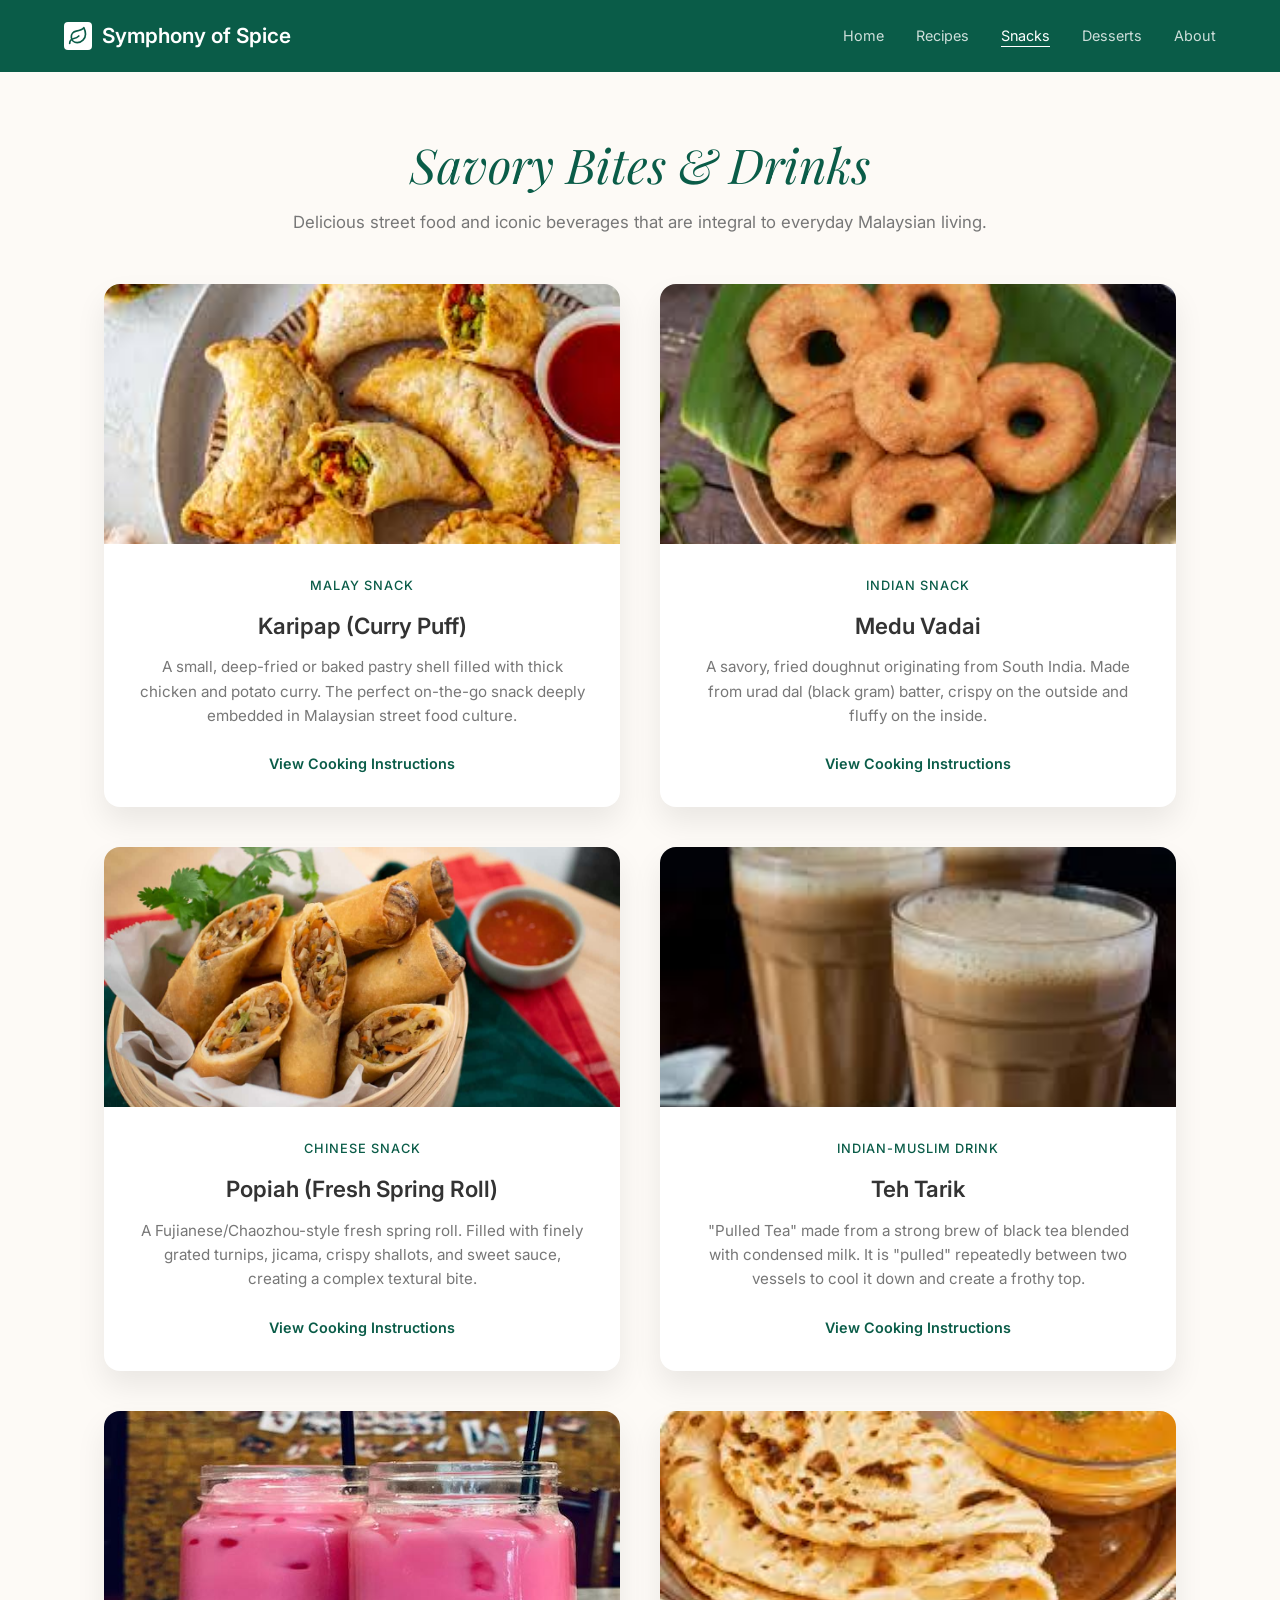
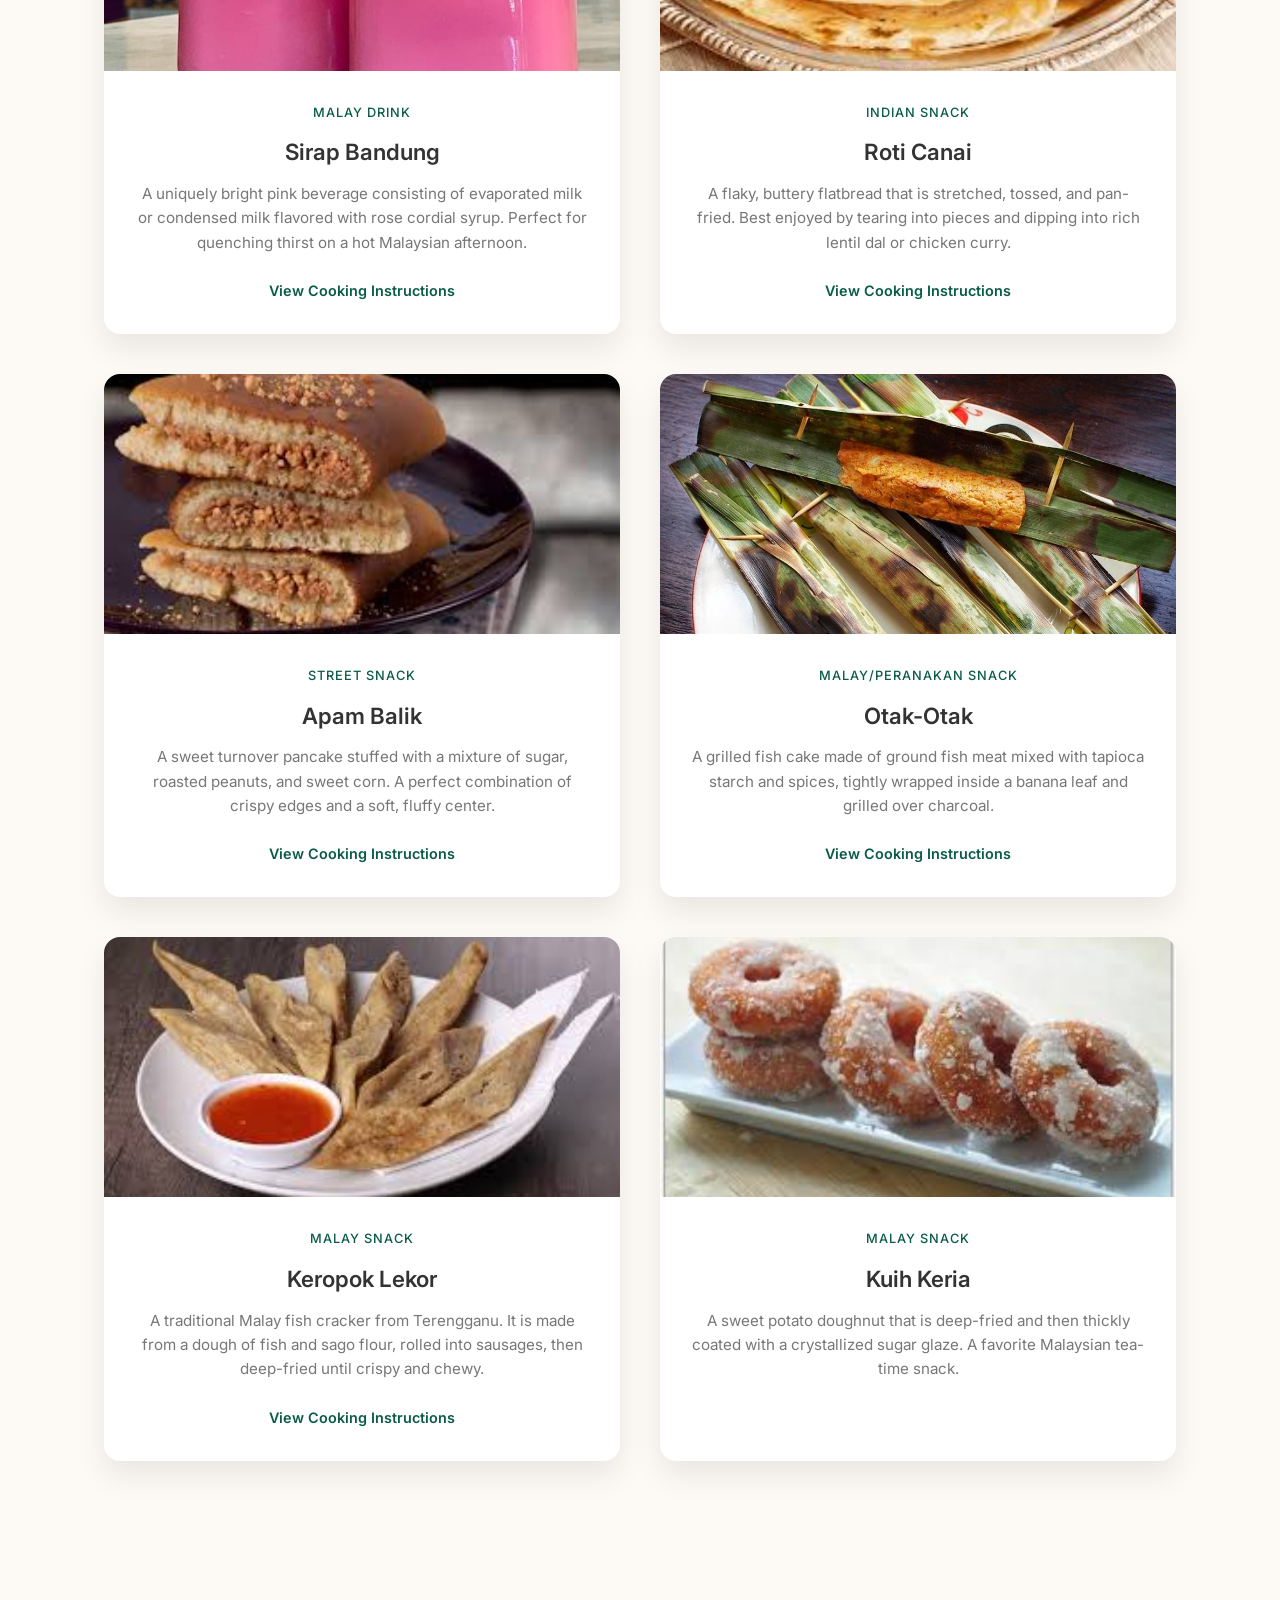
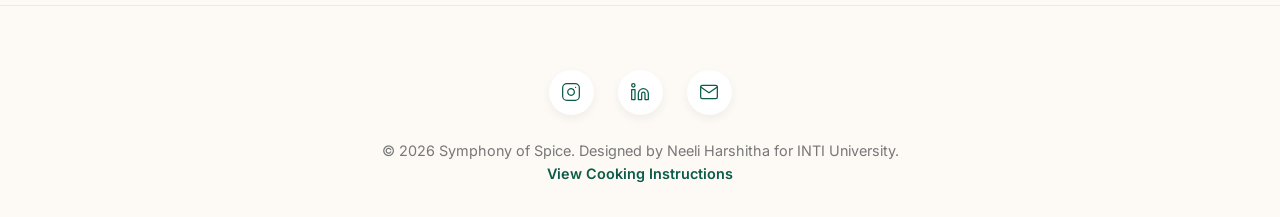
<file: snacks.html>
<!DOCTYPE html>
<html lang="en">
<head>
    <meta charset="UTF-8">
    <meta name="viewport" content="width=device-width, initial-scale=1.0">
    <title>Snacks & Beverages | Symphony of Spice</title>
    <!-- Google tag (gtag.js) -->
<script async src="https://www.googletagmanager.com/gtag/js?id=G-9ED3TVH1BW"></script>
<script>
  window.dataLayer = window.dataLayer || [];
  function gtag(){dataLayer.push(arguments);}
  gtag('js', new Date());

  gtag('config', 'G-9ED3TVH1BW');
</script>
    <meta name="description" content="Discover tasty Malaysian snacks like Curry Puffs and refreshing beverages like Teh Tarik.">
    <link rel="stylesheet" href="styles.css">
    <style>
        .page-header {
            background: var(--bg-color);
            padding: 4rem 5% 0;
            text-align: center;
        }
    </style>
</head>
<body>

    <!-- Header Navigation -->
    <header>
        <a href="index.html" class="logo">
            <svg xmlns="http://www.w3.org/2000/svg" width="28" height="28" viewBox="0 0 24 24" fill="none" stroke="currentColor" stroke-width="2" stroke-linecap="round" stroke-linejoin="round" style="background: white; color: var(--accent-dark-green); padding: 4px; border-radius: 4px;"><path d="M11 20A7 7 0 0 1 9.8 6.1C15.5 5 17 4.48 19 2c1 2 2 4.18 2 8 0 5.5-4.78 10-10 10Z"></path><path d="M2 21c0-3 1.85-5.36 5.08-6C9.5 14.52 12 13 13 12"></path></svg>
            Symphony of Spice
        </a>
        <nav>
            <ul class="nav-links">
                <li><a href="index.html">Home</a></li>
                <li><a href="recipes.html">Recipes</a></li>
                <li><a href="snacks.html" class="active">Snacks</a></li>
                <li><a href="desserts.html">Desserts</a></li>
                <li><a href="about.html">About</a></li>
            </ul>
        </nav>
    </header>

    <div class="page-header">
        <h2 class="section-title" style="font-style: italic;">Savory Bites & Drinks</h2>
        <p class="section-subtitle">Delicious street food and iconic beverages that are integral to everyday Malaysian living.</p>
    </div>

    <main style="padding-top: 3rem;">
        
        <div class="blog-grid">
            <!-- Snack 1: Curry Puff -->
            <article class="blog-card">
                <img src="images/curry puff.jpg" alt="Curry Puffs" class="card-img">
                <div class="card-content">
                    <div class="card-meta">
                        <span>Malay Snack</span>
                    </div>
                    <h3 class="card-title">Karipap (Curry Puff)</h3>
                    <p class="card-excerpt">A small, deep-fried or baked pastry shell filled with thick chicken and potato curry. The perfect on-the-go snack deeply embedded in Malaysian street food culture.</p>
                    <a href="#" class="read-more read-more-btn">View Cooking Instructions</a>
                    
                    <div class="recipe-details">
                        <h4>Ingredients:</h4>
                        <ul>
                            <li>Local spices</li>
                            <li>Fresh ingredients</li>
                        </ul>
                        <h4>How to Cook:</h4>
                        <ol>
                            <li>Prepare the ingredients.</li>
                            <li>Cook with traditional techniques.</li>
                            <li>Serve hot and enjoy!</li>
                        </ol>
                    </div>
                </div>
            </article>

            <!-- Snack 2: Vadai -->
            <article class="blog-card">
                <img src="images/medu vada.jpg" alt="Medu Vada" class="card-img">
                <div class="card-content">
                    <div class="card-meta">
                        <span>Indian Snack</span>
                    </div>
                    <h3 class="card-title">Medu Vadai</h3>
                    <p class="card-excerpt">A savory, fried doughnut originating from South India. Made from urad dal (black gram) batter, crispy on the outside and fluffy on the inside.</p>
                    <a href="#" class="read-more read-more-btn">View Cooking Instructions</a>
                    
                    <div class="recipe-details">
                        <h4>Ingredients:</h4>
                        <ul>
                            <li>Local spices</li>
                            <li>Fresh ingredients</li>
                        </ul>
                        <h4>How to Cook:</h4>
                        <ol>
                            <li>Prepare the ingredients.</li>
                            <li>Cook with traditional techniques.</li>
                            <li>Serve hot and enjoy!</li>
                        </ol>
                    </div>
                </div>
            </article>
            
            <!-- Snack 3: Popiah -->
            <article class="blog-card">
                <img src="images/spring rolls.jpg" alt="Spring Rolls" class="card-img">
                <div class="card-content">
                    <div class="card-meta">
                        <span>Chinese Snack</span>
                    </div>
                    <h3 class="card-title">Popiah (Fresh Spring Roll)</h3>
                    <p class="card-excerpt">A Fujianese/Chaozhou-style fresh spring roll. Filled with finely grated turnips, jicama, crispy shallots, and sweet sauce, creating a complex textural bite.</p>
                    <a href="#" class="read-more read-more-btn">View Cooking Instructions</a>
                    
                    <div class="recipe-details">
                        <h4>Ingredients:</h4>
                        <ul>
                            <li>Local spices</li>
                            <li>Fresh ingredients</li>
                        </ul>
                        <h4>How to Cook:</h4>
                        <ol>
                            <li>Prepare the ingredients.</li>
                            <li>Cook with traditional techniques.</li>
                            <li>Serve hot and enjoy!</li>
                        </ol>
                    </div>
                </div>
            </article>

            <!-- Bev 1: Teh Tarik -->
            <article class="blog-card ">
                <img src="images/teh tarik.jpg" alt="Tea preparation" class="card-img">
                <div class="card-content">
                    <div class="card-meta">
                        <span >Indian-Muslim Drink</span>
                    </div>
                    <h3 class="card-title">Teh Tarik</h3>
                    <p class="card-excerpt">"Pulled Tea" made from a strong brew of black tea blended with condensed milk. It is "pulled" repeatedly between two vessels to cool it down and create a frothy top.</p>
                    <a href="#" class="read-more read-more-btn">View Cooking Instructions</a>
                    
                    <div class="recipe-details">
                        <h4>Ingredients:</h4>
                        <ul>
                            <li>Local spices</li>
                            <li>Fresh ingredients</li>
                        </ul>
                        <h4>How to Cook:</h4>
                        <ol>
                            <li>Prepare the ingredients.</li>
                            <li>Cook with traditional techniques.</li>
                            <li>Serve hot and enjoy!</li>
                        </ol>
                    </div>
                </div>
            </article>

            <!-- Bev 2: Sirap Bandung -->
            <article class="blog-card ">
                <img src="images/pink drink.jpg" alt="Pink Drink" class="card-img">
                <div class="card-content">
                    <div class="card-meta">
                        <span >Malay Drink</span>
                    </div>
                    <h3 class="card-title">Sirap Bandung</h3>
                    <p class="card-excerpt">A uniquely bright pink beverage consisting of evaporated milk or condensed milk flavored with rose cordial syrup. Perfect for quenching thirst on a hot Malaysian afternoon.</p>
                    <a href="#" class="read-more read-more-btn">View Cooking Instructions</a>
                    
                    <div class="recipe-details">
                        <h4>Ingredients:</h4>
                        <ul>
                            <li>Local spices</li>
                            <li>Fresh ingredients</li>
                        </ul>
                        <h4>How to Cook:</h4>
                        <ol>
                            <li>Prepare the ingredients.</li>
                            <li>Cook with traditional techniques.</li>
                            <li>Serve hot and enjoy!</li>
                        </ol>
                    </div>
                </div>
            </article>
        <!-- Expanded Snacks -->
            <!-- Snack 4: Roti Canai -->
            <article class="blog-card">
                <img src="images/roti canai.jpg" alt="Roti Canai" class="card-img">
                <div class="card-content">
                    <div class="card-meta">
                        <span>Indian Snack</span>
                    </div>
                    <h3 class="card-title">Roti Canai</h3>
                    <p class="card-excerpt">A flaky, buttery flatbread that is stretched, tossed, and pan-fried. Best enjoyed by tearing into pieces and dipping into rich lentil dal or chicken curry.</p>
                    <a href="#" class="read-more read-more-btn">View Cooking Instructions</a>
                    
                    <div class="recipe-details">
                        <h4>Ingredients:</h4>
                        <ul>
                            <li>Local spices</li>
                            <li>Fresh ingredients</li>
                        </ul>
                        <h4>How to Cook:</h4>
                        <ol>
                            <li>Prepare the ingredients.</li>
                            <li>Cook with traditional techniques.</li>
                            <li>Serve hot and enjoy!</li>
                        </ol>
                    </div>
                </div>
            </article>

            <!-- Snack 5: Apam Balik -->
            <article class="blog-card">
                <img src="images/Apam Balik.jpg" alt="Apam Balik" class="card-img">
                <div class="card-content">
                    <div class="card-meta">
                        <span>Street Snack</span>
                    </div>
                    <h3 class="card-title">Apam Balik</h3>
                    <p class="card-excerpt">A sweet turnover pancake stuffed with a mixture of sugar, roasted peanuts, and sweet corn. A perfect combination of crispy edges and a soft, fluffy center.</p>
                    <a href="#" class="read-more read-more-btn">View Cooking Instructions</a>
                    
                    <div class="recipe-details">
                        <h4>Ingredients:</h4>
                        <ul>
                            <li>Local spices</li>
                            <li>Fresh ingredients</li>
                        </ul>
                        <h4>How to Cook:</h4>
                        <ol>
                            <li>Prepare the ingredients.</li>
                            <li>Cook with traditional techniques.</li>
                            <li>Serve hot and enjoy!</li>
                        </ol>
                    </div>
                </div>
            </article>

            <!-- Snack 6: Otak-Otak -->
            <article class="blog-card">
                <img src="images/Otak-Otak.jpg" alt="Otak-Otak" class="card-img">
                <div class="card-content">
                    <div class="card-meta">
                        <span>Malay/Peranakan Snack</span>
                    </div>
                    <h3 class="card-title">Otak-Otak</h3>
                    <p class="card-excerpt">A grilled fish cake made of ground fish meat mixed with tapioca starch and spices, tightly wrapped inside a banana leaf and grilled over charcoal.</p>
                    <a href="#" class="read-more read-more-btn">View Cooking Instructions</a>
                    
                    <div class="recipe-details">
                        <h4>Ingredients:</h4>
                        <ul>
                            <li>Local spices</li>
                            <li>Fresh ingredients</li>
                        </ul>
                        <h4>How to Cook:</h4>
                        <ol>
                            <li>Prepare the ingredients.</li>
                            <li>Cook with traditional techniques.</li>
                            <li>Serve hot and enjoy!</li>
                        </ol>
                    </div>
                </div>
            </article>

            <!-- Snack 7: Keropok Lekor -->
            <article class="blog-card">
                <img src="images/Keropok Lekor.jpg" alt="Keropok Lekor" class="card-img">
                <div class="card-content">
                    <div class="card-meta">
                        <span>Malay Snack</span>
                    </div>
                    <h3 class="card-title">Keropok Lekor</h3>
                    <p class="card-excerpt">A traditional Malay fish cracker from Terengganu. It is made from a dough of fish and sago flour, rolled into sausages, then deep-fried until crispy and chewy.</p>
                    <a href="#" class="read-more read-more-btn">View Cooking Instructions</a>
                    
                    <div class="recipe-details">
                        <h4>Ingredients:</h4>
                        <ul>
                            <li>Local spices</li>
                            <li>Fresh ingredients</li>
                        </ul>
                        <h4>How to Cook:</h4>
                        <ol>
                            <li>Prepare the ingredients.</li>
                            <li>Cook with traditional techniques.</li>
                            <li>Serve hot and enjoy!</li>
                        </ol>
                    </div>
                </div>
            </article>

            <!-- Snack 8: Kuih Keria -->
            <article class="blog-card">
                <img src="images/Kuih Keria.jpg" alt="Kuih Keria" class="card-img">
                <div class="card-content">
                    <div class="card-meta">
                        <span>Malay Snack</span>
                    </div>
                    <h3 class="card-title">Kuih Keria</h3>
                    <p class="card-excerpt">A sweet potato doughnut that is deep-fried and then thickly coated with a crystallized sugar glaze. A favorite Malaysian tea-time snack.</p>
                </div>
            </article>
        </div>
    </main>

    <!-- Footer -->
    <footer>
        <div class="social">
            <a href="https://instagram.com" target="_blank" title="Instagram">
                <svg xmlns="http://www.w3.org/2000/svg" viewBox="0 0 24 24" fill="none" stroke="currentColor" stroke-width="1.5" stroke-linecap="round" stroke-linejoin="round"><rect x="2" y="2" width="20" height="20" rx="5" ry="5"></rect><path d="M16 11.37A4 4 0 1 1 12.63 8 4 4 0 0 1 16 11.37z"></path><line x1="17.5" y1="6.5" x2="17.51" y2="6.5"></line></svg>
            </a>
            <a href="https://linkedin.com" target="_blank" title="LinkedIn">
                <svg xmlns="http://www.w3.org/2000/svg" viewBox="0 0 24 24" fill="none" stroke="currentColor" stroke-width="1.5" stroke-linecap="round" stroke-linejoin="round"><path d="M16 8a6 6 0 0 1 6 6v7h-4v-7a2 2 0 0 0-2-2 2 2 0 0 0-2 2v7h-4v-7a6 6 0 0 1 6-6z"></path><rect x="2" y="9" width="4" height="12"></rect><circle cx="4" cy="4" r="2"></circle></svg>
            </a>
            <a href="mailto:neeli.harshitha@example.com" title="Email">
                <svg xmlns="http://www.w3.org/2000/svg" viewBox="0 0 24 24" fill="none" stroke="currentColor" stroke-width="1.5" stroke-linecap="round" stroke-linejoin="round"><path d="M4 4h16c1.1 0 2 .9 2 2v12c0 1.1-.9 2-2 2H4c-1.1 0-2-.9-2-2V6c0-1.1.9-2 2-2z"></path><polyline points="22,6 12,13 2,6"></polyline></svg>
            </a>
        </div>
        <p class="footer-text">&copy; 2026 Symphony of Spice. Designed by Neeli Harshitha for INTI University.</p>
                    <a href="#" class="read-more read-more-btn">View Cooking Instructions</a>
                    
                    <div class="recipe-details">
                        <h4>Ingredients:</h4>
                        <ul>
                            <li>Local spices</li>
                            <li>Fresh ingredients</li>
                        </ul>
                        <h4>How to Cook:</h4>
                        <ol>
                            <li>Prepare the ingredients.</li>
                            <li>Cook with traditional techniques.</li>
                            <li>Serve hot and enjoy!</li>
                        </ol>
                    </div>
    </footer>

    <!-- Scripts -->
    <script src="main.js"></script>
</body>
</html>
</file>
<file: styles.css>
@import url('https://fonts.googleapis.com/css2?family=Inter:wght@300;400;500;600;700&family=Playfair+Display:ital,wght@0,400;0,600;0,700;1,400&display=swap');

:root {
    --bg-color: #fdfaf6; /* Very light cream/white */
    --surface-color: #ffffff;
    --text-primary: #333333; 
    --text-secondary: #777777; 
    --accent-dark-green: #0a5c48; /* Prominent dark forest green */
    --accent-light-green: #89a89c; /* Muted sage for hovers/secondary */
    --accent-tan: #dbbfa5; /* Warm tan/beige from the wave */
    --border-color: #eaeaea;
    --shadow-soft: 0 15px 30px rgba(0,0,0,0.08);
}

/* Base resets & typography */
* {
    margin: 0;
    padding: 0;
    box-sizing: border-box;
}

body {
    background-color: var(--bg-color);
    color: var(--text-primary);
    font-family: 'Inter', sans-serif;
    line-height: 1.6;
    -webkit-font-smoothing: antialiased;
    overflow-x: hidden;
}

/* Elegant, thin serif for headings */
h1, h2, h3, h4, h5, h6 {
    font-family: 'Playfair Display', serif; 
    color: var(--text-primary);
    line-height: 1.2;
    font-weight: 400;
}

a {
    color: var(--accent-dark-green);
    text-decoration: none;
    transition: color 0.3s ease;
}

a:hover {
    color: var(--accent-light-green);
}

/* Solid Dark Green Header */
header {
    background: var(--accent-dark-green);
    padding: 1.2rem 5%;
    display: flex;
    justify-content: space-between;
    align-items: center;
    position: relative;
    z-index: 1000;
}

.logo {
    font-family: 'Inter', sans-serif;
    font-size: 1.3rem;
    font-weight: 600;
    color: #ffffff;
    letter-spacing: 0px;
    display: flex;
    align-items: center;
    gap: 10px;
}

/* Removed fake icon */

.nav-links {
    list-style: none;
    display: flex;
    gap: 2rem;
}

.nav-links a {
    font-family: 'Inter', sans-serif;
    font-weight: 400;
    font-size: 0.9rem;
    color: rgba(255,255,255,0.8);
}

.nav-links a:hover, .nav-links a.active {
    color: #ffffff;
    border-bottom: 1px solid #ffffff;
    padding-bottom: 2px;
}

/* The sweeping wave Hero Section */
.hero-wrapper {
    position: relative;
    background: var(--bg-color);
    padding: 6rem 5% 10rem;
    overflow: hidden;
}

/* The tan wave shape in background */
.hero-wrapper::after {
    content: '';
    position: absolute;
    bottom: 0;
    left: 0;
    width: 100%;
    height: 60%;
    background: var(--accent-tan);
    z-index: 1;
    transform-origin: bottom left;
    transform: skewY(-8deg); /* Creates the slanted edge */
}

/* Faint botanical illustrations (simulated via radial gradients/opacity) */
.hero-wrapper::before {
    content: '🌿';
    position: absolute;
    font-size: 35rem;
    color: rgba(0,0,0,0.04);
    top: -5%;
    left: 45%;
    transform: rotate(-15deg);
    z-index: 2;
}

.hero-content {
    position: relative;
    z-index: 10;
    max-width: 1200px;
    margin: 0 auto;
    display: flex;
    justify-content: space-between;
    align-items: center;
}

.hero-text {
    flex: 1;
    max-width: 500px;
}

.hero h1 {
    font-size: 4.5rem;
    margin-bottom: 1.5rem;
    letter-spacing: -1px;
    color: #1a1a1a;
}

.hero p {
    font-size: 1.1rem;
    color: var(--text-secondary);
    margin-bottom: 2.5rem;
}

.hero-buttons {
    display: flex;
    gap: 1rem;
}

.btn-solid {
    display: inline-block;
    padding: 0.9rem 2rem;
    background: var(--accent-dark-green);
    color: #fff;
    border-radius: 6px;
    font-family: 'Inter', sans-serif;
    font-weight: 600;
    font-size: 0.95rem;
    transition: background 0.3s;
    border: 2px solid var(--accent-dark-green);
}

.btn-solid:hover {
    background: #084939;
    color: #fff;
}

.btn-outline {
    display: inline-block;
    padding: 0.9rem 2rem;
    background: #fff;
    color: var(--text-primary);
    border-radius: 6px;
    font-family: 'Inter', sans-serif;
    font-weight: 600;
    font-size: 0.95rem;
    transition: all 0.3s;
    border: 2px solid #fff;
    box-shadow: 0 4px 6px rgba(0,0,0,0.05);
}

.btn-outline:hover {
    background: #f8f8f8;
}

/* Hero circular image wrapper */
.hero-image-wrapper {
    position: relative;
    width: 480px;
    height: 480px;
    display: flex;
    align-items: center;
    justify-content: center;
    z-index: 10;
}

.hero-image-container {
    width: 450px;
    height: 450px;
    border-radius: 50%;
    border: 12px solid #fff;
    overflow: hidden;
    box-shadow: var(--shadow-soft);
}

.hero-image-container img {
    width: 100%;
    height: 100%;
    object-fit: cover;
}

/* Floating Badges */
.floating-badge {
    position: absolute;
    background: var(--accent-dark-green);
    color: #fff;
    border-radius: 50%;
    display: flex;
    flex-direction: column;
    align-items: center;
    justify-content: center;
    text-align: center;
    border: 4px solid #fff;
    z-index: 11;
    box-shadow: 0 10px 20px rgba(0,0,0,0.1);
}

.badge-number { font-weight: 700; font-size: 1.1rem; line-height: 1; margin-bottom: 2px; }
.badge-text { font-size: 0.6rem; line-height: 1.1; padding: 0 5px; opacity: 0.9; }

.badge-1 { width: 105px; height: 105px; top: 5%; left: 0%; }
.badge-2 { width: 95px; height: 95px; top: 40%; left: -8%; }
.badge-3 { width: 105px; height: 105px; bottom: 12%; left: 0%; }

/* Floating Card */
.floating-card {
    position: absolute;
    bottom: 5%;
    right: -5%;
    background: #fff;
    border-radius: 12px;
    padding: 12px;
    display: flex;
    align-items: center;
    gap: 12px;
    box-shadow: 0 15px 30px rgba(0,0,0,0.15);
    z-index: 12;
    min-width: 220px;
}

.floating-card-img {
    width: 50px;
    height: 50px;
    border-radius: 8px;
    object-fit: cover;
}

.floating-card-info {
    display: flex;
    flex-direction: column;
    text-align: left;
}

.floating-card-title {
    font-family: 'Inter', sans-serif;
    font-weight: 600;
    font-size: 0.9rem;
    color: var(--text-primary);
    margin-bottom: 3px;
}

.floating-card-stars {
    font-size: 0.75rem;
    letter-spacing: 2px;
}


/* Main Container */
main {
    max-width: 1200px;
    margin: 0 auto;
    padding: 5rem 5%;
}

.section-header {
    text-align: center;
    margin-bottom: 4rem;
}

/* Curvy thin serif section titles */
.section-title {
    font-size: 3rem;
    color: var(--accent-dark-green); /* Dark green headings */
    margin-bottom: 1rem;
}

.section-subtitle {
    color: var(--text-secondary);
    max-width: 700px;
    margin: 0 auto;
    font-size: 1.05rem;
}

/* Standard Blog Grid (Cards with rounded tops/bottoms) */
.blog-grid {
    display: grid;
    grid-template-columns: repeat(auto-fill, minmax(340px, 1fr));
    gap: 2.5rem;
}

.blog-card {
    background: var(--surface-color);
    border-radius: 16px;
    overflow: hidden;
    box-shadow: var(--shadow-soft);
    display: flex;
    flex-direction: column;
    transition: transform 0.3s ease;
}

.blog-card:hover {
    transform: translateY(-8px);
}

.card-img {
    height: 260px;
    width: 100%;
    object-fit: cover;
}

.card-content {
    padding: 2rem;
    text-align: center;
    flex-grow: 1;
    display: flex;
    flex-direction: column;
    justify-content: flex-start;
}

/* Optional full green background card from reference image */
.card-green {
    background: var(--accent-light-green); /* Using the muted sage */
    color: #fff;
}
.card-green .card-title, .card-green .card-excerpt {
    color: #fff;
}

.card-meta {
    font-size: 0.8rem;
    color: var(--accent-dark-green);
    margin-bottom: 1rem;
    font-weight: 500;
    text-transform: uppercase;
    letter-spacing: 1px;
}

.card-title {
    font-size: 1.4rem;
    margin-bottom: 1rem;
    font-family: 'Inter', sans-serif;
    font-weight: 600;
    color: var(--text-primary);
}

.card-excerpt {
    font-size: 0.95rem;
    color: var(--text-secondary);
    margin-bottom: 1.5rem;
}

.read-more {
    display: inline-block;
    font-family: 'Inter', sans-serif;
    font-weight: 600;
    font-size: 0.9rem;
    color: var(--accent-dark-green);
    margin-top: auto;
}

/* Recipe details inside cards */
.recipe-details {
    display: none;
    margin-top: 1.5rem;
    padding-top: 1.5rem;
    border-top: 1px solid var(--border-color);
    text-align: left;
    font-size: 0.95rem;
}
.recipe-details.open { display: block; }
.recipe-details h4 {
    font-family: 'Inter', sans-serif;
    font-size: 1rem;
    margin: 1rem 0 0.5rem;
    color: var(--text-primary);
}
.recipe-details ul, .recipe-details ol {
    padding-left: 1.5rem;
    color: var(--text-secondary);
}


/* Tabs */
.tabs {
    display: flex;
    justify-content: center;
    gap: 1.5rem;
    margin-bottom: 3rem;
}

.tab {
    padding: 0.5rem 1.5rem;
    cursor: pointer;
    color: var(--text-secondary);
    font-weight: 500;
    border-radius: 30px;
    border: 1px solid transparent;
    background: none;
    transition: all 0.2s;
}

.tab.active {
    background: var(--accent-dark-green);
    color: #fff;
}
.hidden { display: none !important; }

/* About Page Layout */
.about-layout {
    display: flex;
    gap: 5rem;
    align-items: center;
    background: var(--surface-color);
    border-radius: 20px;
    padding: 4rem;
    box-shadow: var(--shadow-soft);
}

.profile-col { flex: 1; text-align: center; }
.profile-pic {
    width: 250px;
    height: 250px;
    border-radius: 50%;
    background-color: var(--accent-tan);
    margin: 0 auto 2rem;
    display: flex;
    align-items: center;
    justify-content: center;
    font-size: 5rem;
    border: 8px solid #fff;
    box-shadow: var(--shadow-soft);
}

.content-col { flex: 1.5; }
.content-col h2 { font-size: 3rem; margin-bottom: 1.5rem; color: var(--accent-dark-green); }
.content-col p { margin-bottom: 1.5rem; font-size: 1.1rem; color: var(--text-secondary); }

/* Footer */
footer {
    background: var(--bg-color);
    padding: 4rem 5% 2rem;
    display: flex;
    flex-direction: column;
    align-items: center;
    border-top: 1px solid var(--border-color);
    margin-top: 4rem;
}

.social {
    display: flex;
    gap: 1.5rem;
    margin-bottom: 1.5rem;
}

.social a {
    color: var(--accent-dark-green);
    width: 45px;
    height: 45px;
    display: flex;
    align-items: center;
    justify-content: center;
    background: var(--surface-color);
    border-radius: 50%;
    box-shadow: 0 4px 10px rgba(0,0,0,0.05);
    transition: all 0.3s;
}
.social a:hover {
    background: var(--accent-dark-green);
    color: #fff;
}
.social svg { width: 20px; height: 20px; }

.footer-text {
    font-size: 0.9rem;
    color: var(--text-secondary);
}

@media (max-width: 1024px) {
    .hero-wrapper { padding-bottom: 6rem; }
    .hero-content { flex-direction: column; text-align: center; }
    .hero-buttons { justify-content: center; }
    .hero-text { margin-bottom: 4rem; max-width: 100%; }
    .floating-badge { display: none; }
    .about-layout { flex-direction: column; padding: 2rem; }
}
@media (max-width: 768px) {
    .nav-links { display: none; }
    .hero h1 { font-size: 3rem; }
    .hero-image-container { width: 300px; height: 300px; }
}

/* Interactive Map Section */
.interactive-map-section {
    max-width: 1200px;
    margin: 4rem auto 6rem;
    padding: 0 5%;
}

.map-container {
    display: flex;
    gap: 3rem;
    align-items: center;
    background: #fff;
    padding: 3rem;
    border-radius: 20px;
    box-shadow: var(--shadow-soft);
}

.map-graphic {
    flex: 1.5;
    position: relative;
    width: 100%;
}

.malaysia-map {
    width: 100%;
    max-height: 400px;
    object-fit: contain;
    filter: drop-shadow(0 10px 15px rgba(0,0,0,0.05));
}

.map-region {
    transition: fill 0.3s;
}

    100% { transform: scale(2.5); opacity: 0; }
}

@media (max-width: 900px) {
    .map-container { flex-direction: column; }
    .map-graphic { width: 100%; height: 300px; }
    }

/* Custom Circular Leaflet Marker */
.custom-circle-marker {
    background-color: var(--accent-dark-green);
    border: 3px solid #ffffff;
    border-radius: 50%;
    box-shadow: 0 0 10px rgba(0,0,0,0.3);
    transition: transform 0.2s ease, background-color 0.2s ease;
}

.custom-circle-marker:hover {
    transform: scale(1.2);
    background-color: var(--accent-tan);
}
</file>
